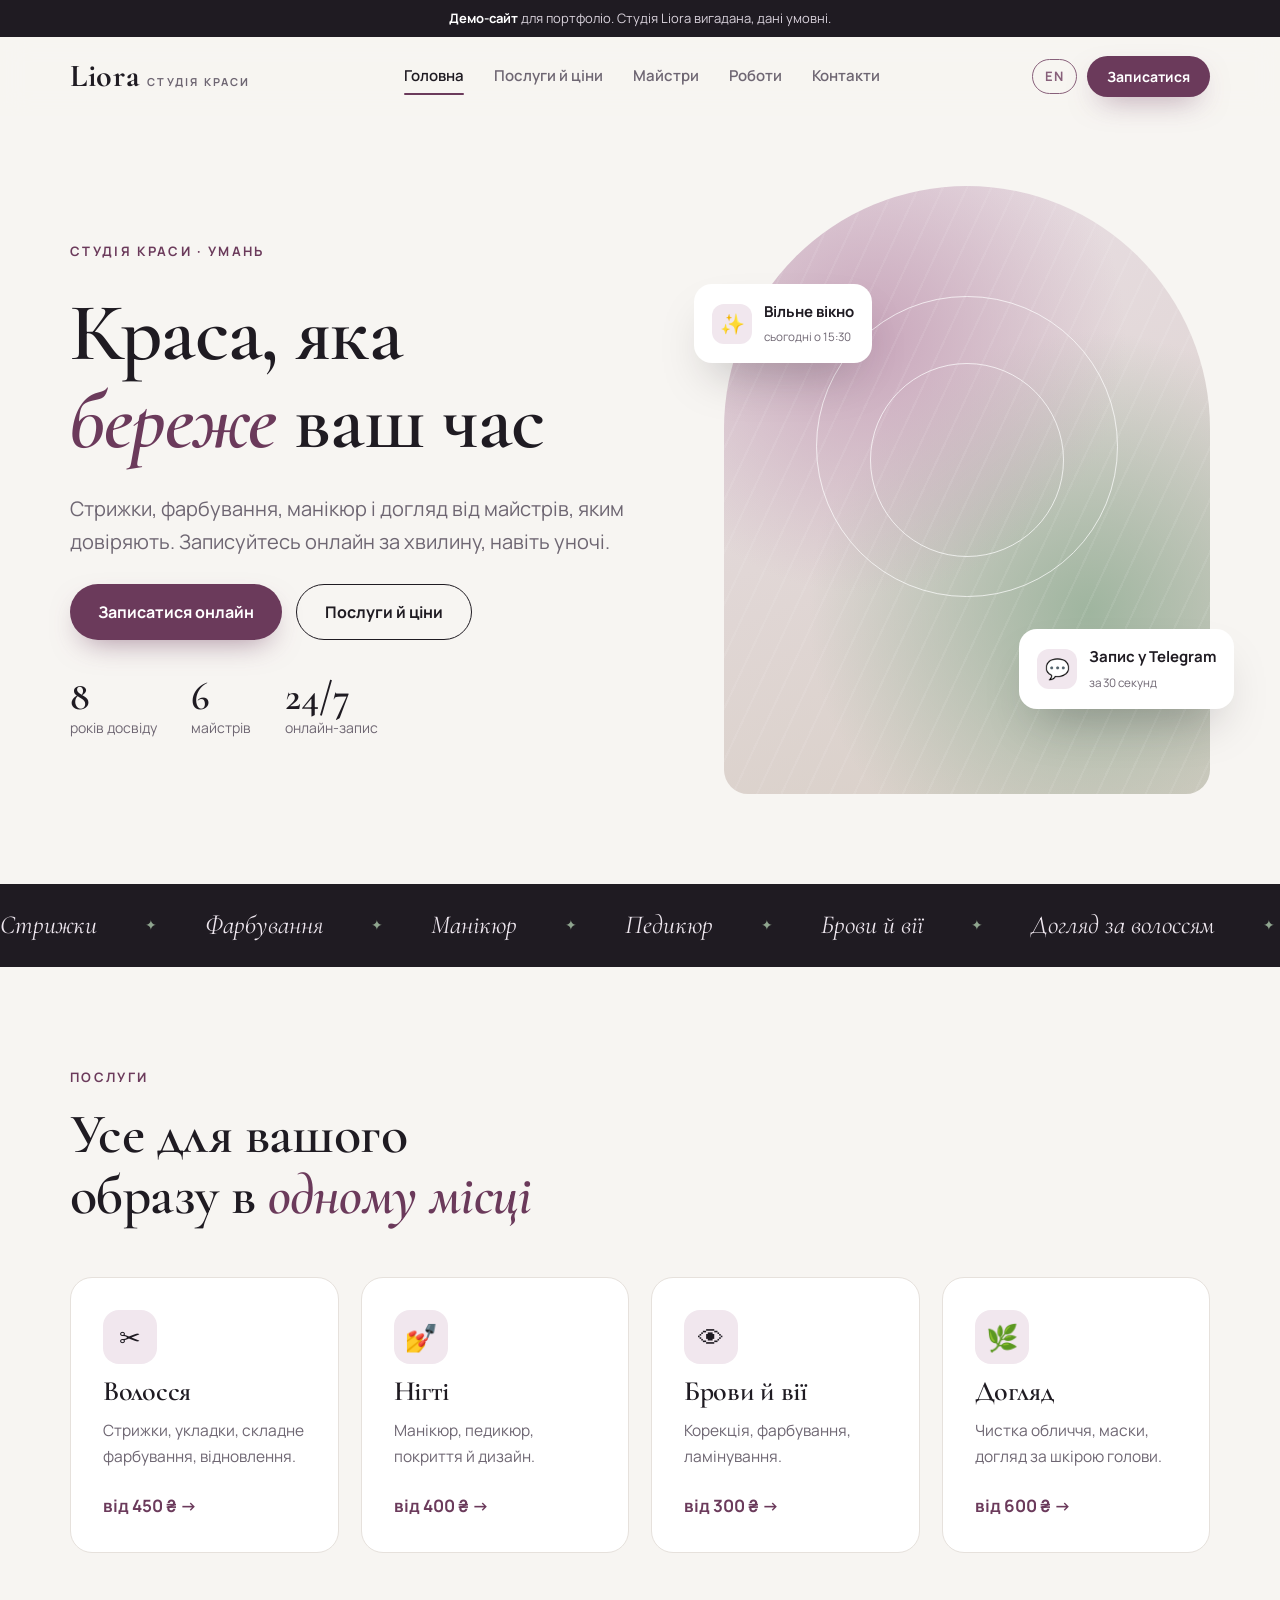
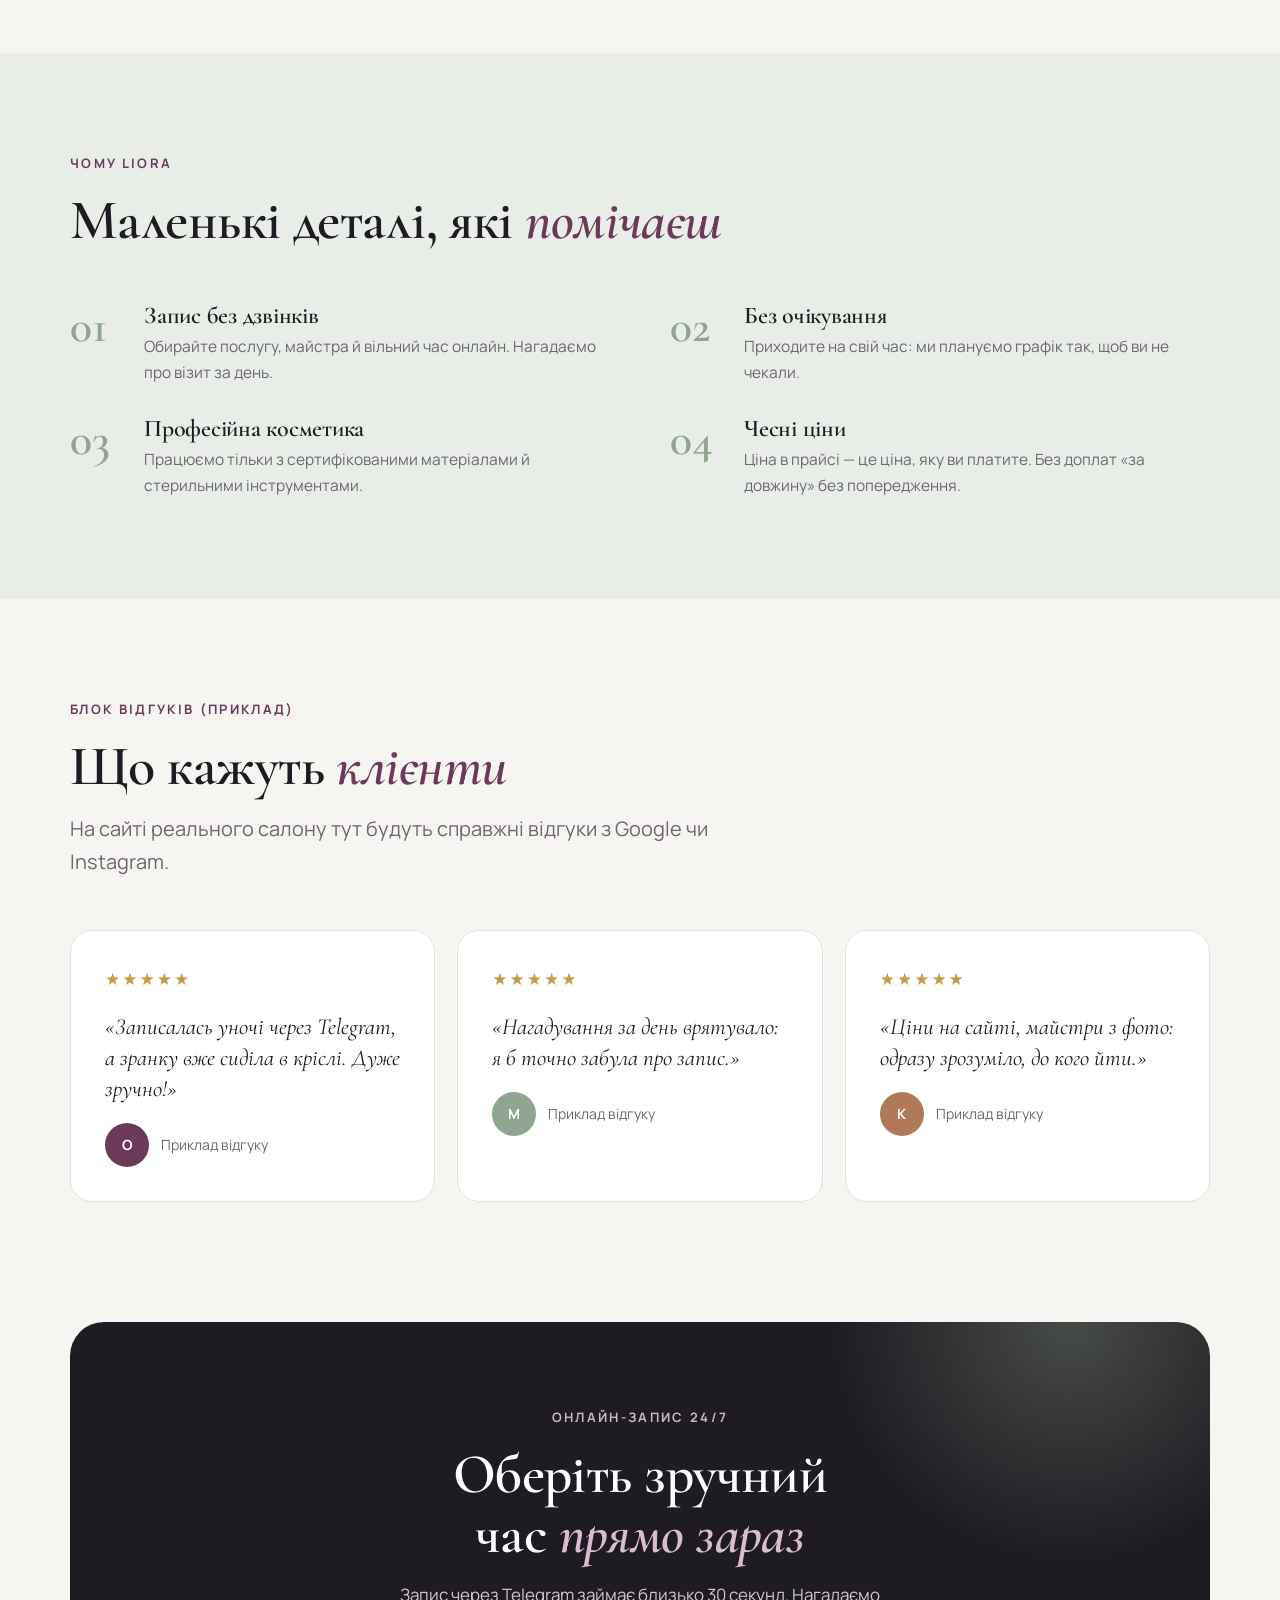
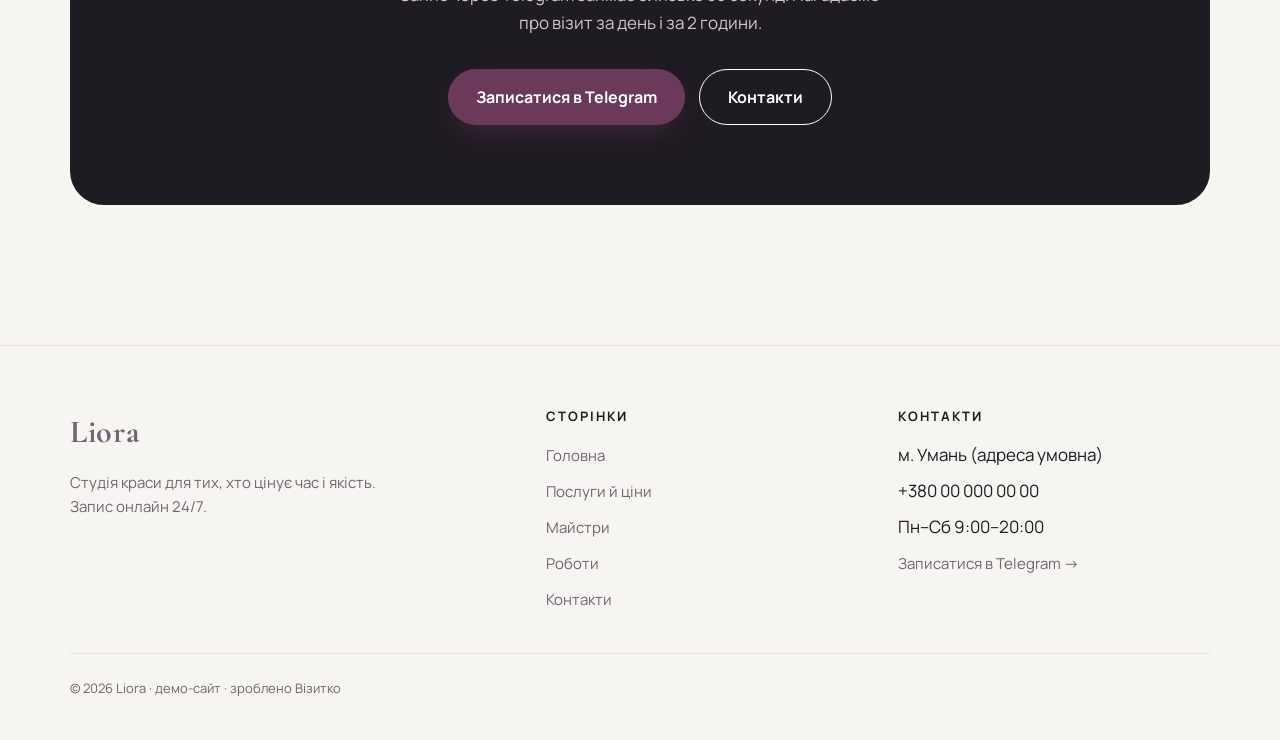
<file: index.html>
<!doctype html>
<html lang="uk">
<head>
<meta charset="utf-8">
<meta name="viewport" content="width=device-width, initial-scale=1, viewport-fit=cover">
<title>Liora — студія краси (демо)</title>
<meta name="description" content="Демо-сайт студії краси: послуги, ціни, майстри, роботи, онлайн-запис.">
<link rel="preconnect" href="https://fonts.googleapis.com"><link rel="preconnect" href="https://fonts.gstatic.com" crossorigin>
<link href="https://fonts.googleapis.com/css2?family=Cormorant+Garamond:ital,wght@0,500;0,600;0,700;1,500;1,600&family=Manrope:wght@400;500;600;700&display=swap" rel="stylesheet">
<link rel="stylesheet" href="assets/style.css">
</head>
<body>
<div id="site-header"></div>

<section class="hero">
  <div class="wrap">
    <div class="hero-copy">
      <span class="eyebrow reveal">Студія краси · Умань</span>
      <h1 class="reveal">Краса, яка <em>береже</em> ваш час</h1>
      <p class="lead reveal">Стрижки, фарбування, манікюр і догляд від майстрів, яким довіряють. Записуйтесь онлайн за хвилину, навіть уночі.</p>
      <div class="hero-cta reveal">
        <a class="btn btn-primary" href="https://t.me/vizytko_bot" target="_blank" rel="noopener">Записатися онлайн</a>
        <a class="btn btn-ghost" href="services.html">Послуги й ціни</a>
      </div>
      <div class="hero-facts reveal">
        <div><b>8</b><span>років досвіду</span></div>
        <div><b>6</b><span>майстрів</span></div>
        <div><b>24/7</b><span>онлайн-запис</span></div>
      </div>
    </div>
    <div class="hero-art reveal">
      <div class="arch"><div class="ring"></div><div class="ring r2"></div></div>
      <div class="float-card fc1"><div class="dot">✨</div><div><b>Вільне вікно</b><small>сьогодні о 15:30</small></div></div>
      <div class="float-card fc2"><div class="dot">💬</div><div><b>Запис у Telegram</b><small>за 30 секунд</small></div></div>
    </div>
  </div>
</section>

<div class="ribbon" aria-hidden="true"><div class="ribbon-track">
  <span>Стрижки</span><span>Фарбування</span><span>Манікюр</span><span>Педикюр</span><span>Брови й вії</span><span>Догляд за волоссям</span>
  <span>Стрижки</span><span>Фарбування</span><span>Манікюр</span><span>Педикюр</span><span>Брови й вії</span><span>Догляд за волоссям</span>
</div></div>

<section>
  <div class="wrap">
    <div class="head reveal"><span class="eyebrow">Послуги</span><h2>Усе для вашого образу в <em>одному місці</em></h2></div>
    <div class="grid g4">
      <a class="card reveal" href="services.html"><div class="ico">✂️</div><h3>Волосся</h3><p>Стрижки, укладки, складне фарбування, відновлення.</p><span class="from">від 450 ₴ →</span></a>
      <a class="card reveal" href="services.html"><div class="ico">💅</div><h3>Нігті</h3><p>Манікюр, педикюр, покриття й дизайн.</p><span class="from">від 400 ₴ →</span></a>
      <a class="card reveal" href="services.html"><div class="ico">👁</div><h3>Брови й вії</h3><p>Корекція, фарбування, ламінування.</p><span class="from">від 300 ₴ →</span></a>
      <a class="card reveal" href="services.html"><div class="ico">🌿</div><h3>Догляд</h3><p>Чистка обличчя, маски, догляд за шкірою голови.</p><span class="from">від 600 ₴ →</span></a>
    </div>
  </div>
</section>

<section class="why">
  <div class="wrap">
    <div class="head reveal"><span class="eyebrow">Чому Liora</span><h2>Маленькі деталі, які <em>помічаєш</em></h2></div>
    <div class="why-list">
      <div class="why-item reveal"><div class="n">01</div><div><h3>Запис без дзвінків</h3><p>Обирайте послугу, майстра й вільний час онлайн. Нагадаємо про візит за день.</p></div></div>
      <div class="why-item reveal"><div class="n">02</div><div><h3>Без очікування</h3><p>Приходите на свій час: ми плануємо графік так, щоб ви не чекали.</p></div></div>
      <div class="why-item reveal"><div class="n">03</div><div><h3>Професійна косметика</h3><p>Працюємо тільки з сертифікованими матеріалами й стерильними інструментами.</p></div></div>
      <div class="why-item reveal"><div class="n">04</div><div><h3>Чесні ціни</h3><p>Ціна в прайсі — це ціна, яку ви платите. Без доплат «за довжину» без попередження.</p></div></div>
    </div>
  </div>
</section>

<section>
  <div class="wrap">
    <div class="head reveal"><span class="eyebrow">Блок відгуків (приклад)</span><h2>Що кажуть <em>клієнти</em></h2><p class="lead">На сайті реального салону тут будуть справжні відгуки з Google чи Instagram.</p></div>
    <div class="grid g3">
      <div class="quote reveal"><div class="stars">★★★★★</div><p>«Записалась уночі через Telegram, а зранку вже сиділа в кріслі. Дуже зручно!»</p><div class="who"><div class="avatar">О</div>Приклад відгуку</div></div>
      <div class="quote reveal"><div class="stars">★★★★★</div><p>«Нагадування за день врятувало: я б точно забула про запис.»</p><div class="who"><div class="avatar" style="background:var(--sage)">М</div>Приклад відгуку</div></div>
      <div class="quote reveal"><div class="stars">★★★★★</div><p>«Ціни на сайті, майстри з фото: одразу зрозуміло, до кого йти.»</p><div class="who"><div class="avatar" style="background:#B07A5A">К</div>Приклад відгуку</div></div>
    </div>
  </div>
</section>

<section style="padding-top:20px">
  <div class="wrap">
    <div class="cta reveal">
      <span class="eyebrow" style="color:#C9B5C4">Онлайн-запис 24/7</span>
      <h2 style="margin-top:14px">Оберіть зручний час <em style="color:#D9BCD0">прямо зараз</em></h2>
      <p>Запис через Telegram займає близько 30 секунд. Нагадаємо про візит за день і за 2 години.</p>
      <div class="hero-cta"><a class="btn btn-primary" href="https://t.me/vizytko_bot" target="_blank" rel="noopener">Записатися в Telegram</a><a class="btn btn-ghost" href="contacts.html">Контакти</a></div>
    </div>
  </div>
</section>

<div id="site-footer"></div>
<script src="assets/main.js"></script>
</body>
</html>
</file>
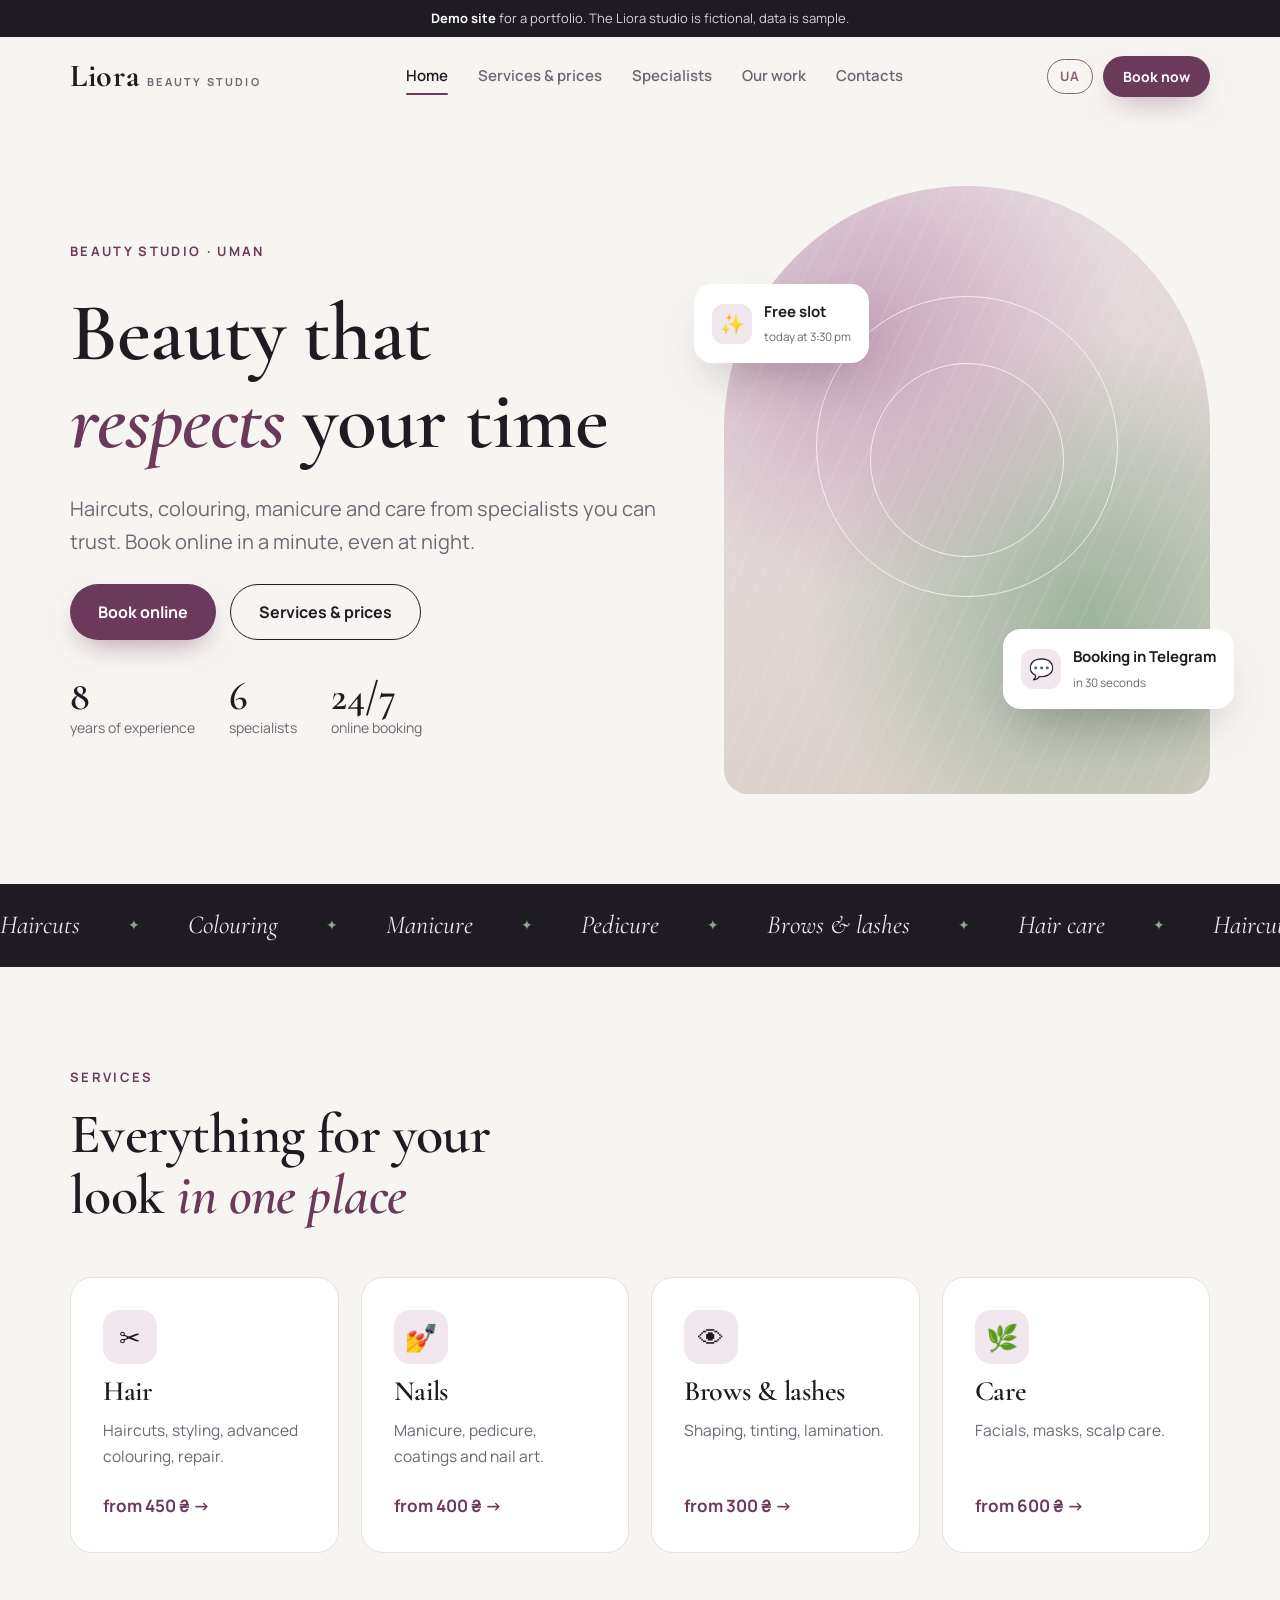
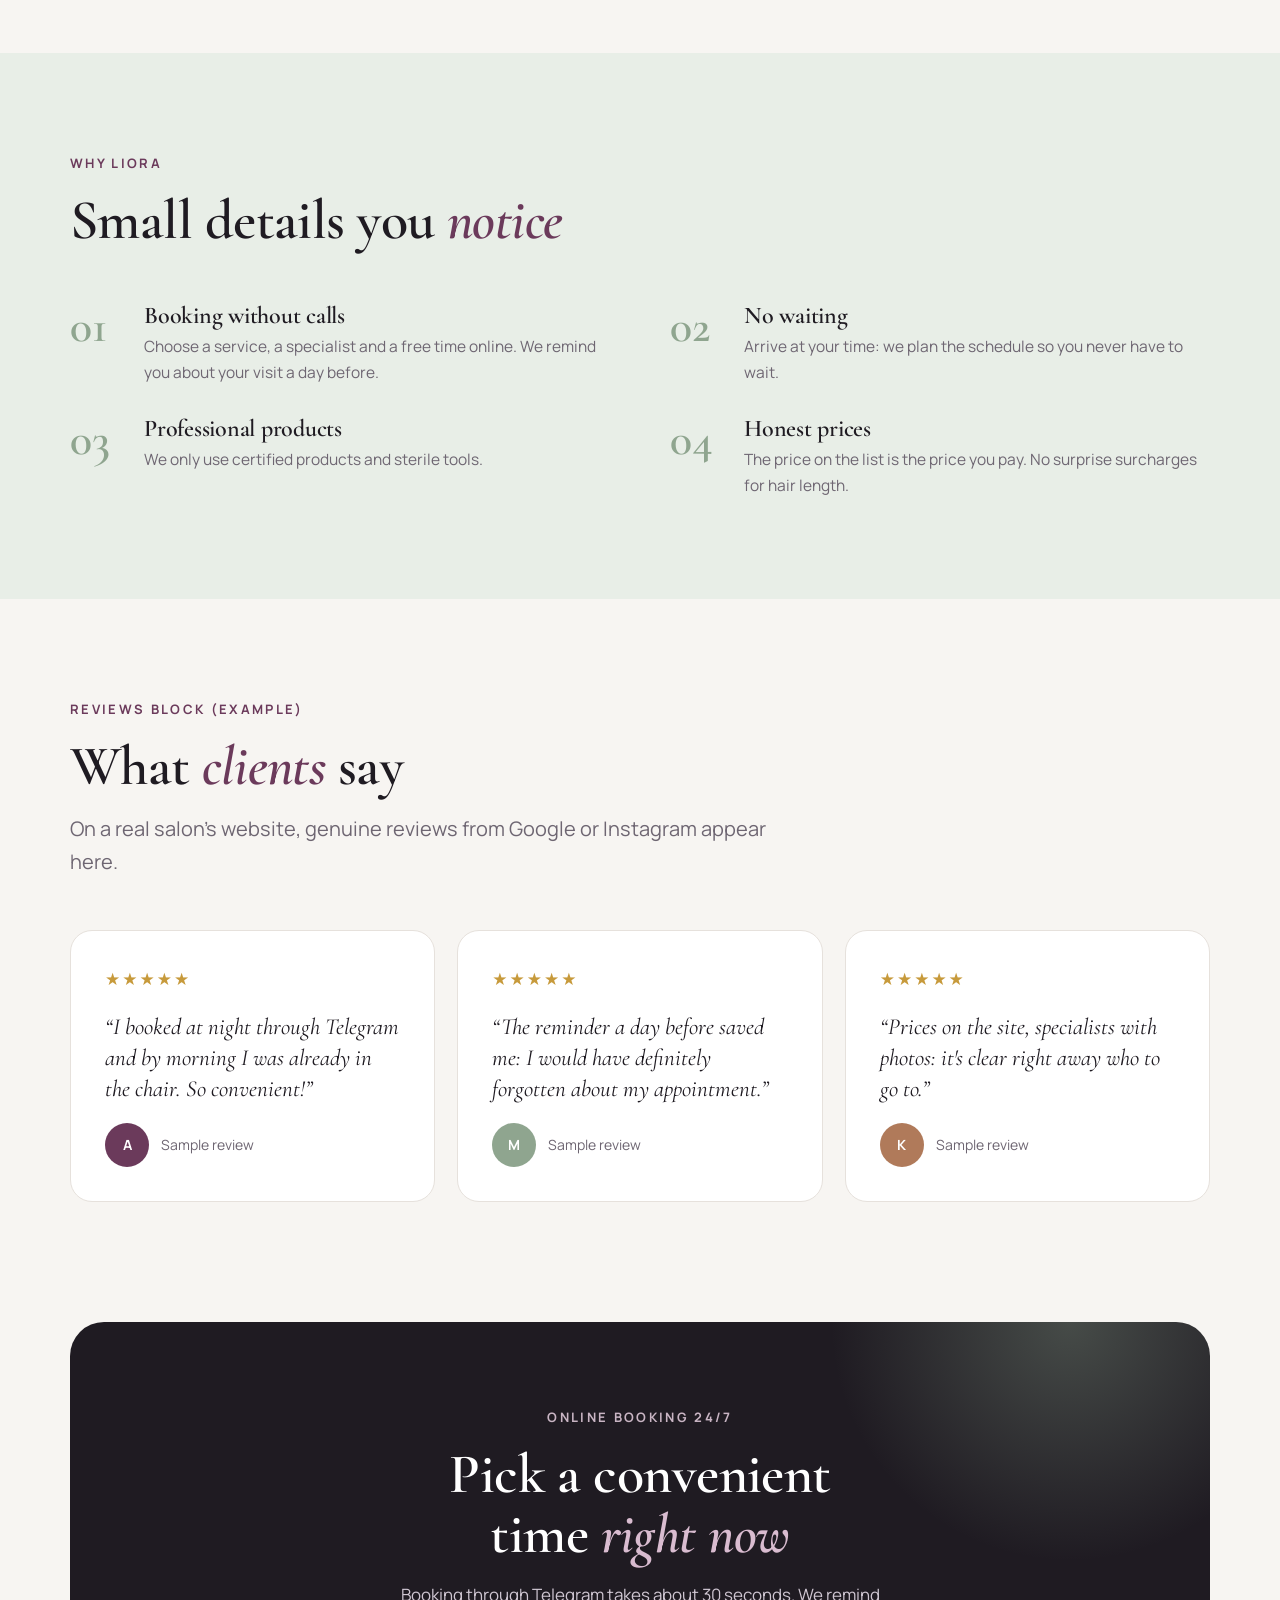
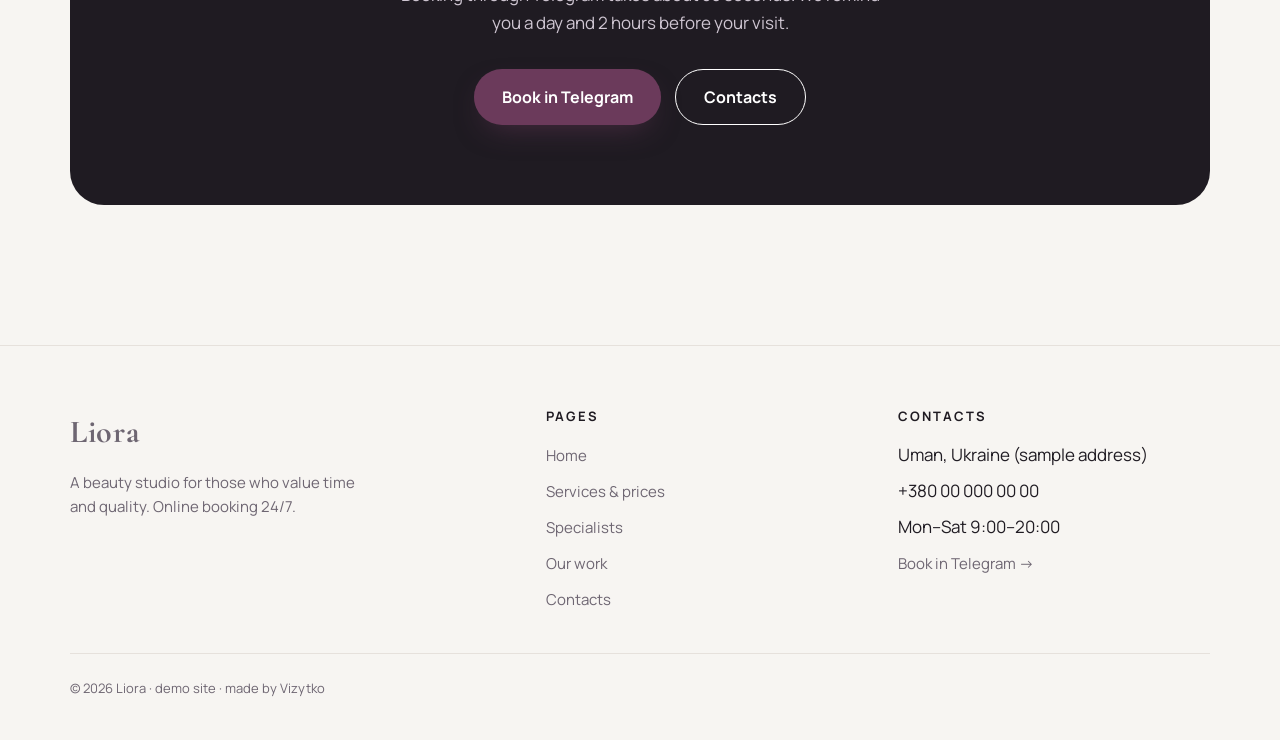
<file: en/index.html>
<!doctype html>
<html lang="en">
<head>
<meta charset="utf-8">
<meta name="viewport" content="width=device-width, initial-scale=1, viewport-fit=cover">
<title>Liora: beauty studio (demo)</title>
<meta name="description" content="Demo website of a beauty studio: services, prices, specialists, work and online booking.">
<link rel="preconnect" href="https://fonts.googleapis.com"><link rel="preconnect" href="https://fonts.gstatic.com" crossorigin>
<link href="https://fonts.googleapis.com/css2?family=Cormorant+Garamond:ital,wght@0,500;0,600;0,700;1,500;1,600&family=Manrope:wght@400;500;600;700&display=swap" rel="stylesheet">
<link rel="stylesheet" href="../assets/style.css">
</head>
<body>
<div id="site-header"></div>

<section class="hero">
  <div class="wrap">
    <div class="hero-copy">
      <span class="eyebrow reveal">Beauty studio · Uman</span>
      <h1 class="reveal">Beauty that <em>respects</em> your time</h1>
      <p class="lead reveal">Haircuts, colouring, manicure and care from specialists you can trust. Book online in a minute, even at night.</p>
      <div class="hero-cta reveal">
        <a class="btn btn-primary" href="https://t.me/vizytko_bot" target="_blank" rel="noopener">Book online</a>
        <a class="btn btn-ghost" href="services.html">Services &amp; prices</a>
      </div>
      <div class="hero-facts reveal">
        <div><b>8</b><span>years of experience</span></div>
        <div><b>6</b><span>specialists</span></div>
        <div><b>24/7</b><span>online booking</span></div>
      </div>
    </div>
    <div class="hero-art reveal">
      <div class="arch"><div class="ring"></div><div class="ring r2"></div></div>
      <div class="float-card fc1"><div class="dot">✨</div><div><b>Free slot</b><small>today at 3:30 pm</small></div></div>
      <div class="float-card fc2"><div class="dot">💬</div><div><b>Booking in Telegram</b><small>in 30 seconds</small></div></div>
    </div>
  </div>
</section>

<div class="ribbon" aria-hidden="true"><div class="ribbon-track">
  <span>Haircuts</span><span>Colouring</span><span>Manicure</span><span>Pedicure</span><span>Brows &amp; lashes</span><span>Hair care</span>
  <span>Haircuts</span><span>Colouring</span><span>Manicure</span><span>Pedicure</span><span>Brows &amp; lashes</span><span>Hair care</span>
</div></div>

<section>
  <div class="wrap">
    <div class="head reveal"><span class="eyebrow">Services</span><h2>Everything for your look <em>in one place</em></h2></div>
    <div class="grid g4">
      <a class="card reveal" href="services.html"><div class="ico">✂️</div><h3>Hair</h3><p>Haircuts, styling, advanced colouring, repair.</p><span class="from">from 450 ₴ →</span></a>
      <a class="card reveal" href="services.html"><div class="ico">💅</div><h3>Nails</h3><p>Manicure, pedicure, coatings and nail art.</p><span class="from">from 400 ₴ →</span></a>
      <a class="card reveal" href="services.html"><div class="ico">👁</div><h3>Brows &amp; lashes</h3><p>Shaping, tinting, lamination.</p><span class="from">from 300 ₴ →</span></a>
      <a class="card reveal" href="services.html"><div class="ico">🌿</div><h3>Care</h3><p>Facials, masks, scalp care.</p><span class="from">from 600 ₴ →</span></a>
    </div>
  </div>
</section>

<section class="why">
  <div class="wrap">
    <div class="head reveal"><span class="eyebrow">Why Liora</span><h2>Small details you <em>notice</em></h2></div>
    <div class="why-list">
      <div class="why-item reveal"><div class="n">01</div><div><h3>Booking without calls</h3><p>Choose a service, a specialist and a free time online. We remind you about your visit a day before.</p></div></div>
      <div class="why-item reveal"><div class="n">02</div><div><h3>No waiting</h3><p>Arrive at your time: we plan the schedule so you never have to wait.</p></div></div>
      <div class="why-item reveal"><div class="n">03</div><div><h3>Professional products</h3><p>We only use certified products and sterile tools.</p></div></div>
      <div class="why-item reveal"><div class="n">04</div><div><h3>Honest prices</h3><p>The price on the list is the price you pay. No surprise surcharges for hair length.</p></div></div>
    </div>
  </div>
</section>

<section>
  <div class="wrap">
    <div class="head reveal"><span class="eyebrow">Reviews block (example)</span><h2>What <em>clients</em> say</h2><p class="lead">On a real salon's website, genuine reviews from Google or Instagram appear here.</p></div>
    <div class="grid g3">
      <div class="quote reveal"><div class="stars">★★★★★</div><p>“I booked at night through Telegram and by morning I was already in the chair. So convenient!”</p><div class="who"><div class="avatar">A</div>Sample review</div></div>
      <div class="quote reveal"><div class="stars">★★★★★</div><p>“The reminder a day before saved me: I would have definitely forgotten about my appointment.”</p><div class="who"><div class="avatar" style="background:var(--sage)">M</div>Sample review</div></div>
      <div class="quote reveal"><div class="stars">★★★★★</div><p>“Prices on the site, specialists with photos: it's clear right away who to go to.”</p><div class="who"><div class="avatar" style="background:#B07A5A">K</div>Sample review</div></div>
    </div>
  </div>
</section>

<section style="padding-top:20px">
  <div class="wrap">
    <div class="cta reveal">
      <span class="eyebrow" style="color:#C9B5C4">Online booking 24/7</span>
      <h2 style="margin-top:14px">Pick a convenient time <em style="color:#D9BCD0">right now</em></h2>
      <p>Booking through Telegram takes about 30 seconds. We remind you a day and 2 hours before your visit.</p>
      <div class="hero-cta"><a class="btn btn-primary" href="https://t.me/vizytko_bot" target="_blank" rel="noopener">Book in Telegram</a><a class="btn btn-ghost" href="contacts.html">Contacts</a></div>
    </div>
  </div>
</section>

<div id="site-footer"></div>
<script src="../assets/main.js"></script>
</body>
</html>
</file>
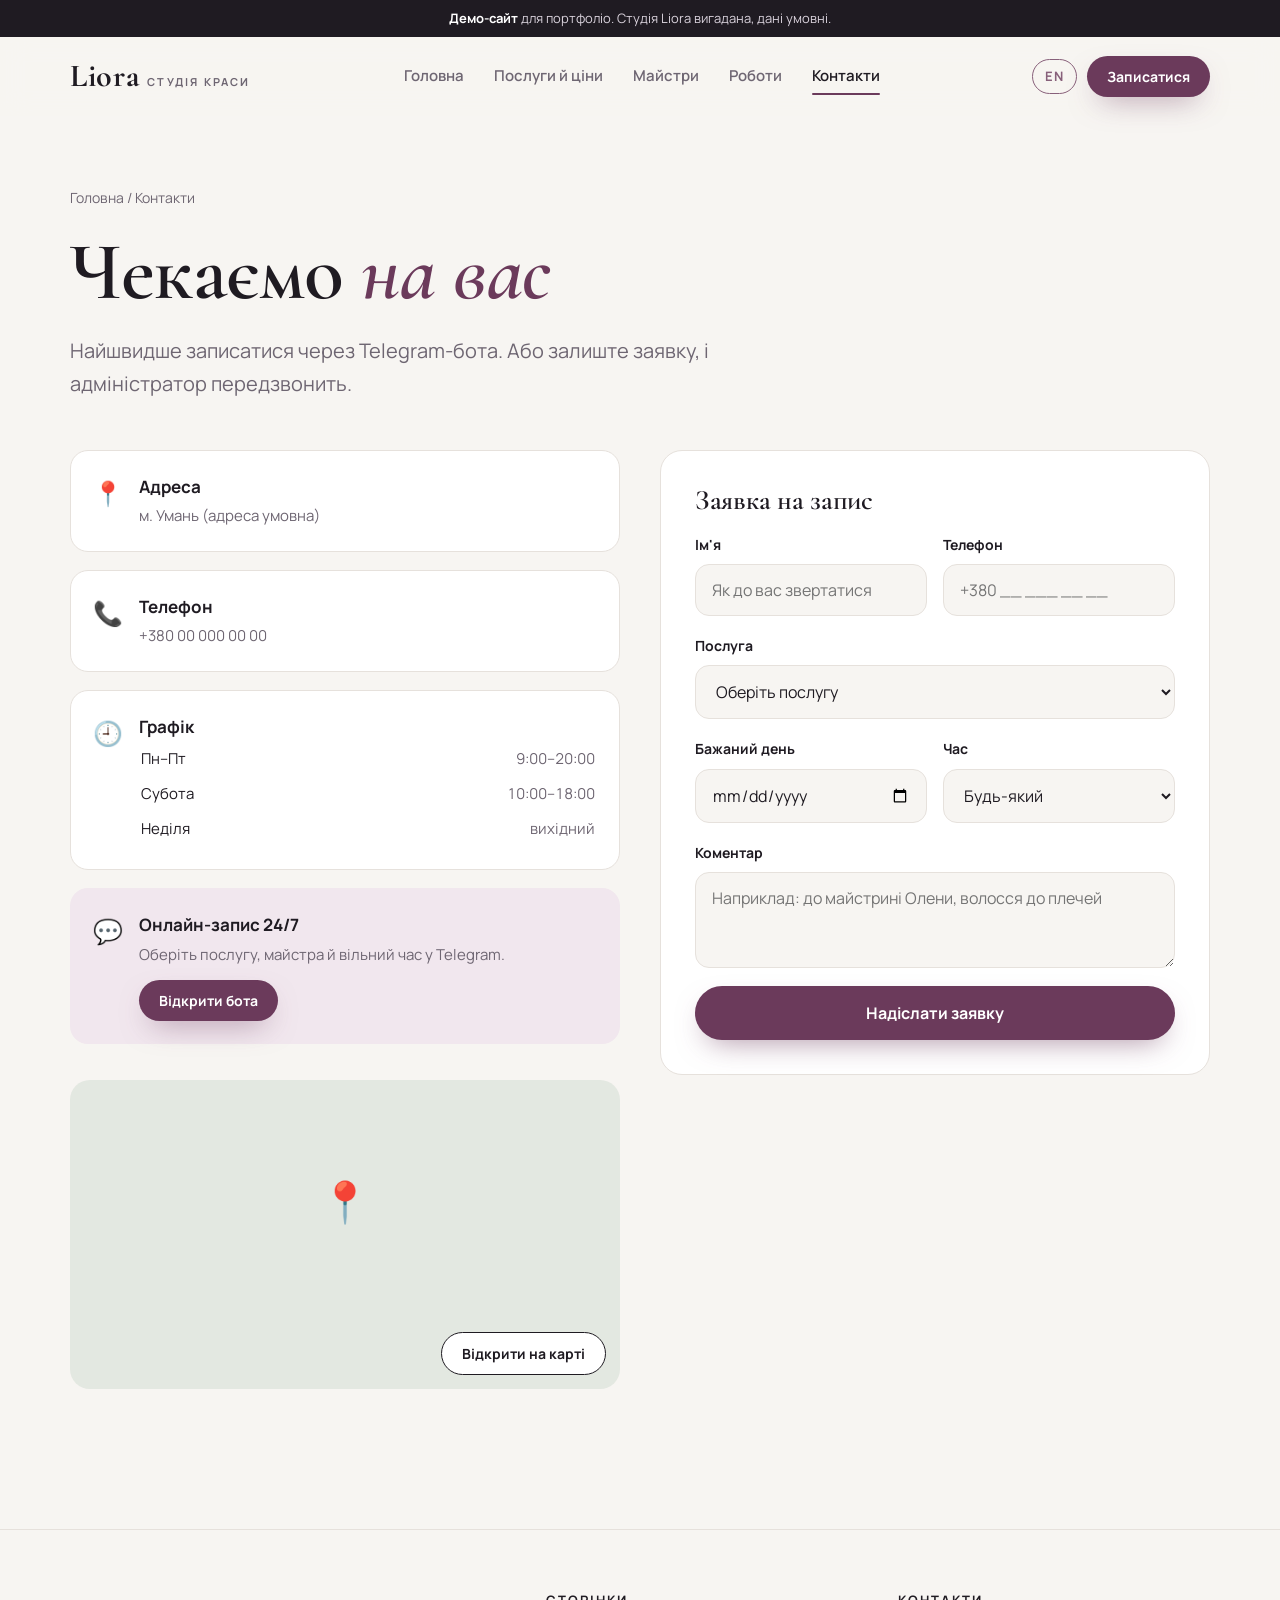
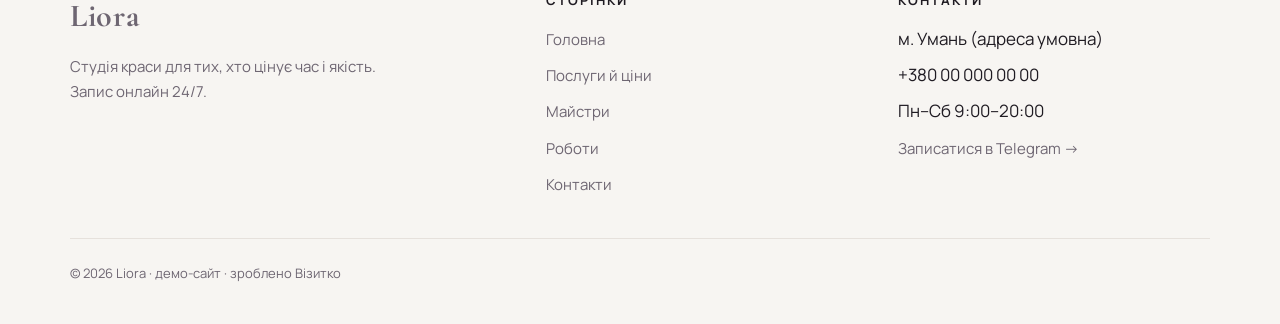
<file: contacts.html>
<!doctype html>
<html lang="uk">
<head>
<meta charset="utf-8">
<meta name="viewport" content="width=device-width, initial-scale=1, viewport-fit=cover">
<title>Контакти — Liora (демо)</title>
<meta name="description" content="Адреса, графік і онлайн-запис у студію краси Liora.">
<link rel="preconnect" href="https://fonts.googleapis.com"><link rel="preconnect" href="https://fonts.gstatic.com" crossorigin>
<link href="https://fonts.googleapis.com/css2?family=Cormorant+Garamond:ital,wght@0,500;0,600;0,700;1,500;1,600&family=Manrope:wght@400;500;600;700&display=swap" rel="stylesheet">
<link rel="stylesheet" href="assets/style.css">
</head>
<body>
<div id="site-header"></div>

<section class="page-hero">
  <div class="wrap">
    <div class="crumbs"><a href="index.html">Головна</a> / Контакти</div>
    <h1>Чекаємо <em>на вас</em></h1>
    <p class="lead">Найшвидше записатися через Telegram-бота. Або залиште заявку, і адміністратор передзвонить.</p>
  </div>
</section>

<section style="padding-top:20px">
  <div class="wrap contact">
    <div class="info reveal">
      <div class="info-item"><div class="ico">📍</div><div><b>Адреса</b><span>м. Умань (адреса умовна)</span></div></div>
      <div class="info-item"><div class="ico">📞</div><div><b>Телефон</b><span>+380 00 000 00 00</span></div></div>
      <div class="info-item"><div class="ico">🕘</div><div style="flex:1"><b>Графік</b>
        <table class="hours"><tr><td>Пн–Пт</td><td>9:00–20:00</td></tr><tr><td>Субота</td><td>10:00–18:00</td></tr><tr><td>Неділя</td><td>вихідний</td></tr></table></div></div>
      <div class="info-item" style="background:var(--plum-soft);border-color:transparent"><div class="ico">💬</div><div><b>Онлайн-запис 24/7</b><span>Оберіть послугу, майстра й вільний час у Telegram.</span><br><a class="btn btn-primary btn-sm" style="margin-top:12px" href="https://t.me/vizytko_bot" target="_blank" rel="noopener">Відкрити бота</a></div></div>
      <div class="map"><div class="pin">📍</div><a class="btn btn-ghost btn-sm" style="background:#fff" href="https://maps.google.com/?q=Умань" target="_blank" rel="noopener">Відкрити на карті</a></div>
    </div>

    <form class="book reveal" id="book" novalidate data-endpoint="https://vizytko-form.vizytko-bots.workers.dev/">
      <input class="hp" type="text" name="website" tabindex="-1" autocomplete="off" aria-hidden="true">
      <h3>Заявка на запис</h3>
      <div class="two">
        <div class="field"><label for="f-name">Ім'я</label><input id="f-name" name="name" required minlength="2" placeholder="Як до вас звертатися"></div>
        <div class="field"><label for="f-phone">Телефон</label><input id="f-phone" name="phone" type="tel" required pattern="[+0-9 ()-]{10,}" placeholder="+380 __ ___ __ __"></div>
      </div>
      <div class="field"><label for="f-service">Послуга</label>
        <select id="f-service" name="service" required>
          <option value="">Оберіть послугу</option><option>Стрижка</option><option>Фарбування</option><option>Манікюр</option><option>Педикюр</option><option>Брови й вії</option><option>Догляд</option><option>Інше / консультація</option>
        </select></div>
      <div class="two">
        <div class="field"><label for="f-day">Бажаний день</label><input id="f-day" name="day" type="date"></div>
        <div class="field"><label for="f-time">Час</label>
          <select id="f-time" name="time"><option>Будь-який</option><option>Ранок (9–12)</option><option>День (12–16)</option><option>Вечір (16–20)</option></select></div>
      </div>
      <div class="field"><label for="f-msg">Коментар</label><textarea id="f-msg" name="msg" placeholder="Наприклад: до майстрині Олени, волосся до плечей"></textarea></div>
      <button class="btn btn-primary" type="submit">Надіслати заявку</button>
      <div class="form-ok" id="form-ok" role="status">✅ Дякуємо! Це демо-сайт, тому заявка нікуди не надіслана. На сайті реального салону вона миттєво прийде адміністратору в Telegram і в Google Таблицю.</div>
    </form>
  </div>
</section>

<div id="site-footer"></div>
<script src="assets/main.js"></script>
</body>
</html>
</file>
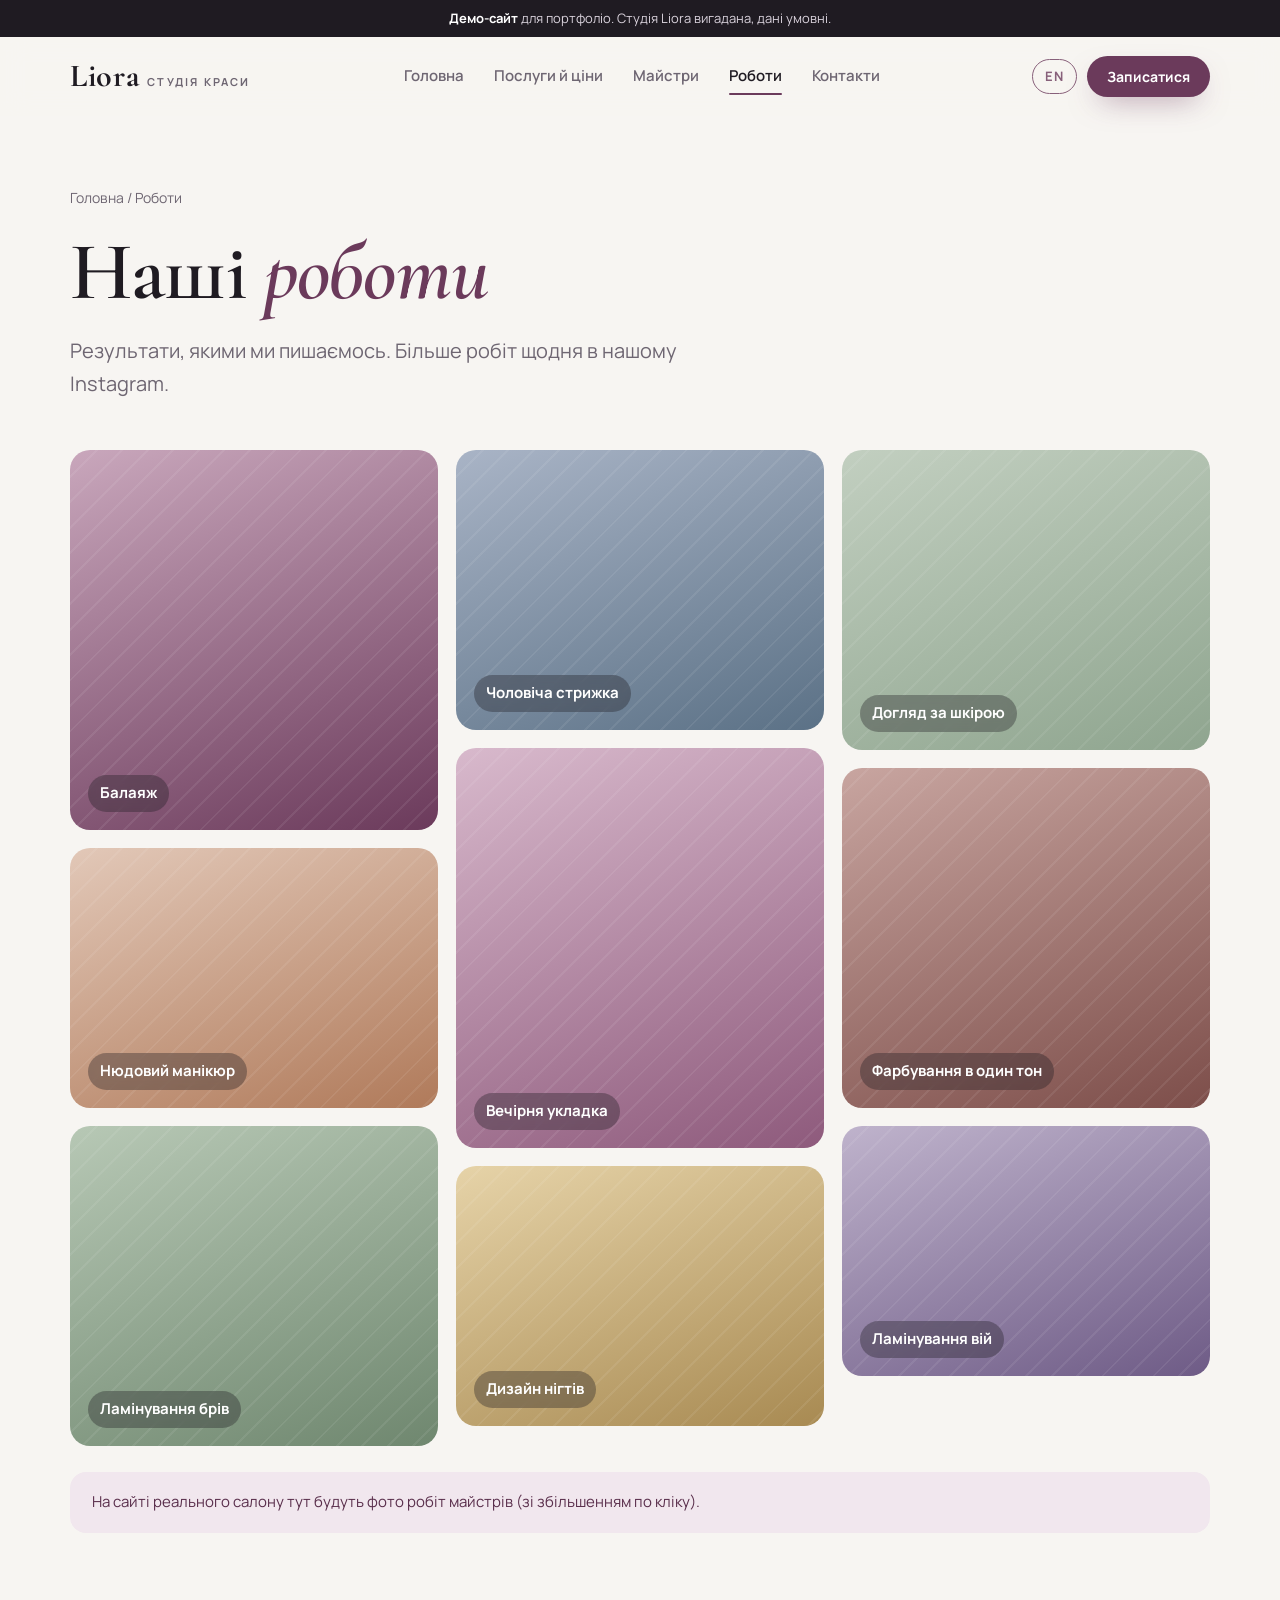
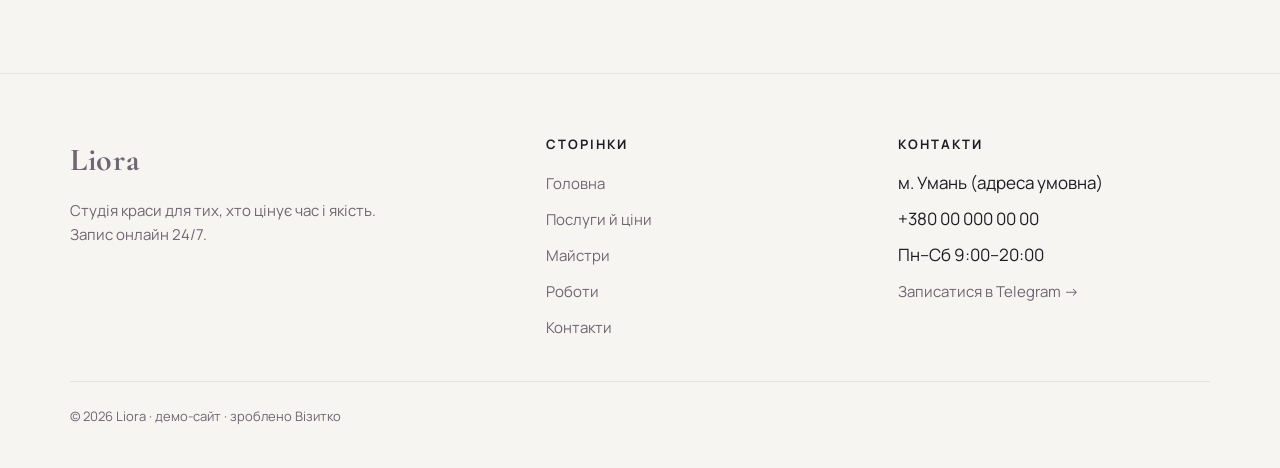
<file: gallery.html>
<!doctype html>
<html lang="uk">
<head>
<meta charset="utf-8">
<meta name="viewport" content="width=device-width, initial-scale=1, viewport-fit=cover">
<title>Роботи — Liora (демо)</title>
<meta name="description" content="Галерея робіт студії краси Liora.">
<link rel="preconnect" href="https://fonts.googleapis.com"><link rel="preconnect" href="https://fonts.gstatic.com" crossorigin>
<link href="https://fonts.googleapis.com/css2?family=Cormorant+Garamond:ital,wght@0,500;0,600;0,700;1,500;1,600&family=Manrope:wght@400;500;600;700&display=swap" rel="stylesheet">
<link rel="stylesheet" href="assets/style.css">
</head>
<body>
<div id="site-header"></div>

<section class="page-hero">
  <div class="wrap">
    <div class="crumbs"><a href="index.html">Головна</a> / Роботи</div>
    <h1>Наші <em>роботи</em></h1>
    <p class="lead">Результати, якими ми пишаємось. Більше робіт щодня в нашому Instagram.</p>
  </div>
</section>

<section style="padding-top:20px">
  <div class="wrap">
    <div class="gallery">
      <div class="shot reveal" style="height:380px;background:linear-gradient(160deg,#C9A7BC,#6B3A5B)"><span>Балаяж</span></div>
      <div class="shot reveal" style="height:260px;background:linear-gradient(160deg,#E2C8B8,#B07A5A)"><span>Нюдовий манікюр</span></div>
      <div class="shot reveal" style="height:320px;background:linear-gradient(160deg,#B7C8B5,#6F876F)"><span>Ламінування брів</span></div>
      <div class="shot reveal" style="height:280px;background:linear-gradient(160deg,#A9B4C6,#5B7186)"><span>Чоловіча стрижка</span></div>
      <div class="shot reveal" style="height:400px;background:linear-gradient(160deg,#D8B9CC,#8E5A7C)"><span>Вечірня укладка</span></div>
      <div class="shot reveal" style="height:260px;background:linear-gradient(160deg,#E6D3A8,#A88A52)"><span>Дизайн нігтів</span></div>
      <div class="shot reveal" style="height:300px;background:linear-gradient(160deg,#C2CFC0,#8FA58F)"><span>Догляд за шкірою</span></div>
      <div class="shot reveal" style="height:340px;background:linear-gradient(160deg,#C8A5A0,#7D4E4A)"><span>Фарбування в один тон</span></div>
      <div class="shot reveal" style="height:250px;background:linear-gradient(160deg,#BFB3CC,#6E5B86)"><span>Ламінування вій</span></div>
    </div>
    <p class="note">На сайті реального салону тут будуть фото робіт майстрів (зі збільшенням по кліку).</p>
  </div>
</section>

<div id="site-footer"></div>
<script src="assets/main.js"></script>
</body>
</html>
</file>
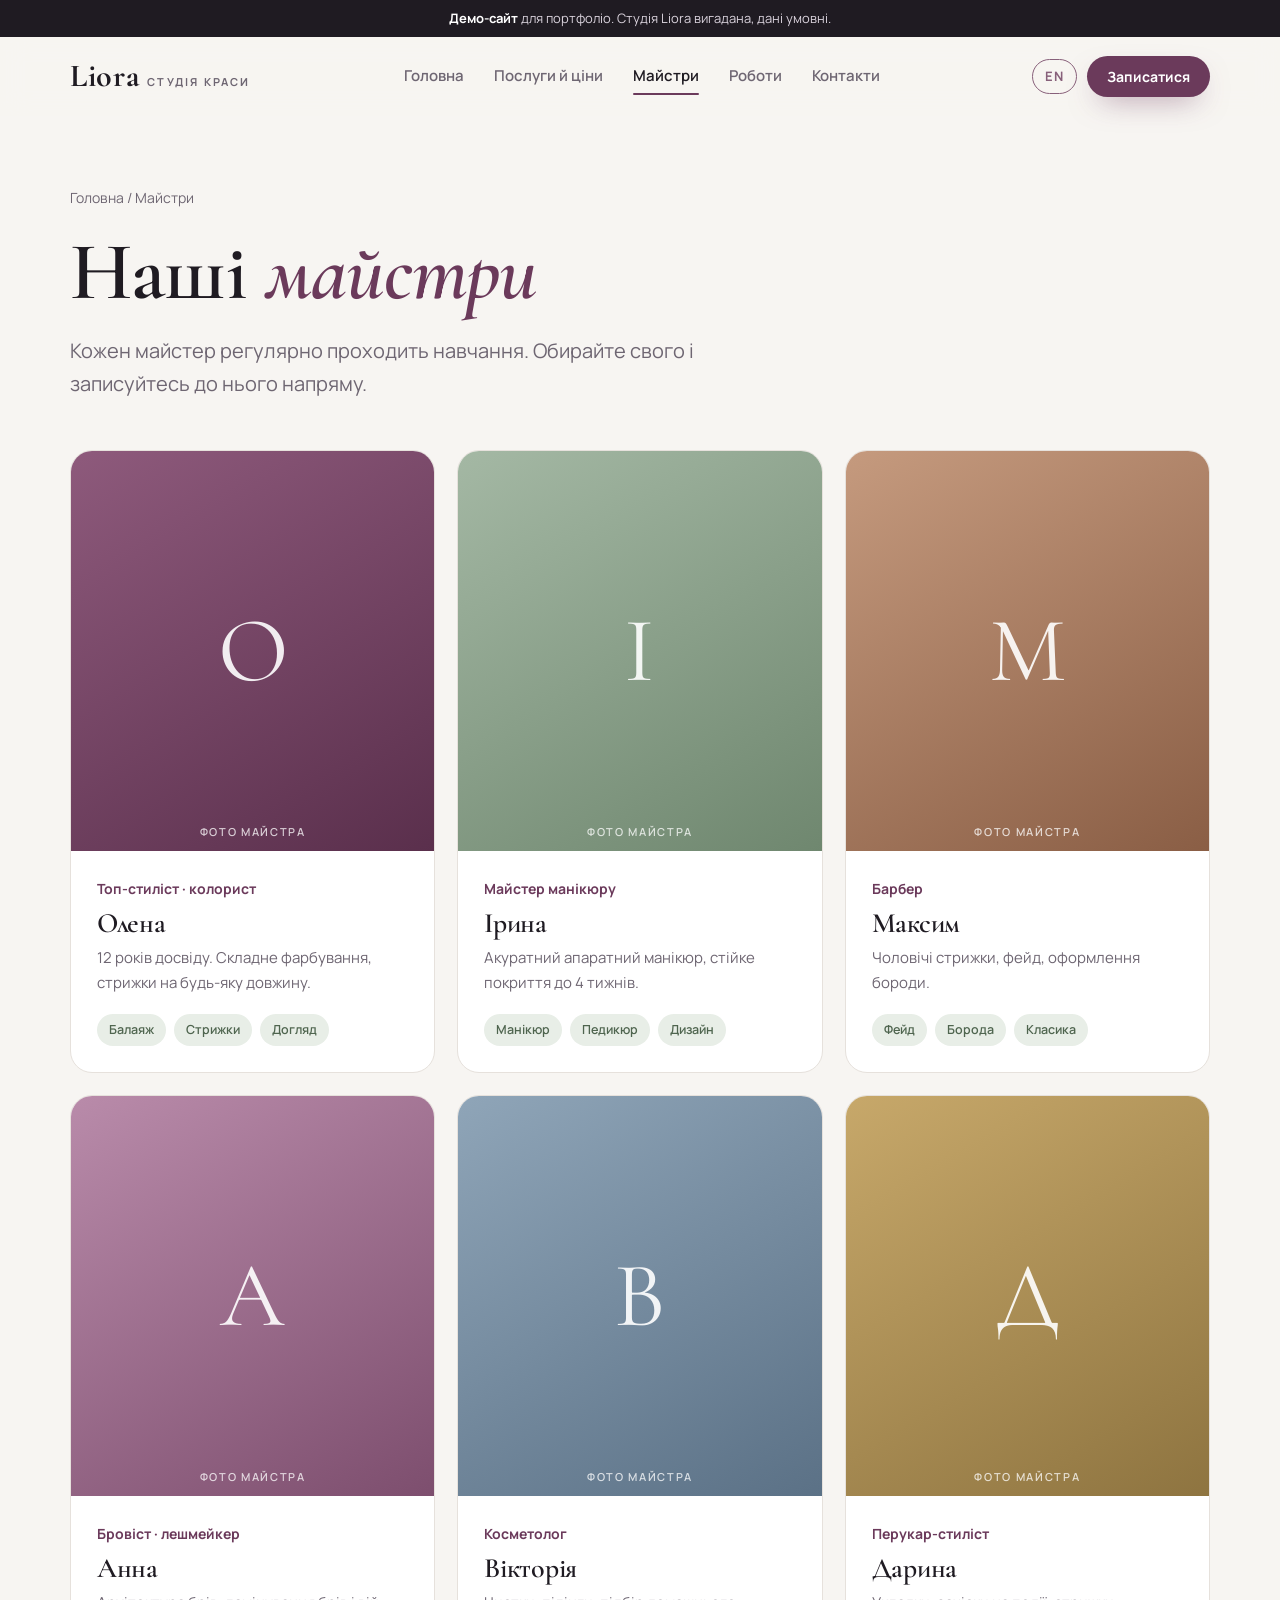
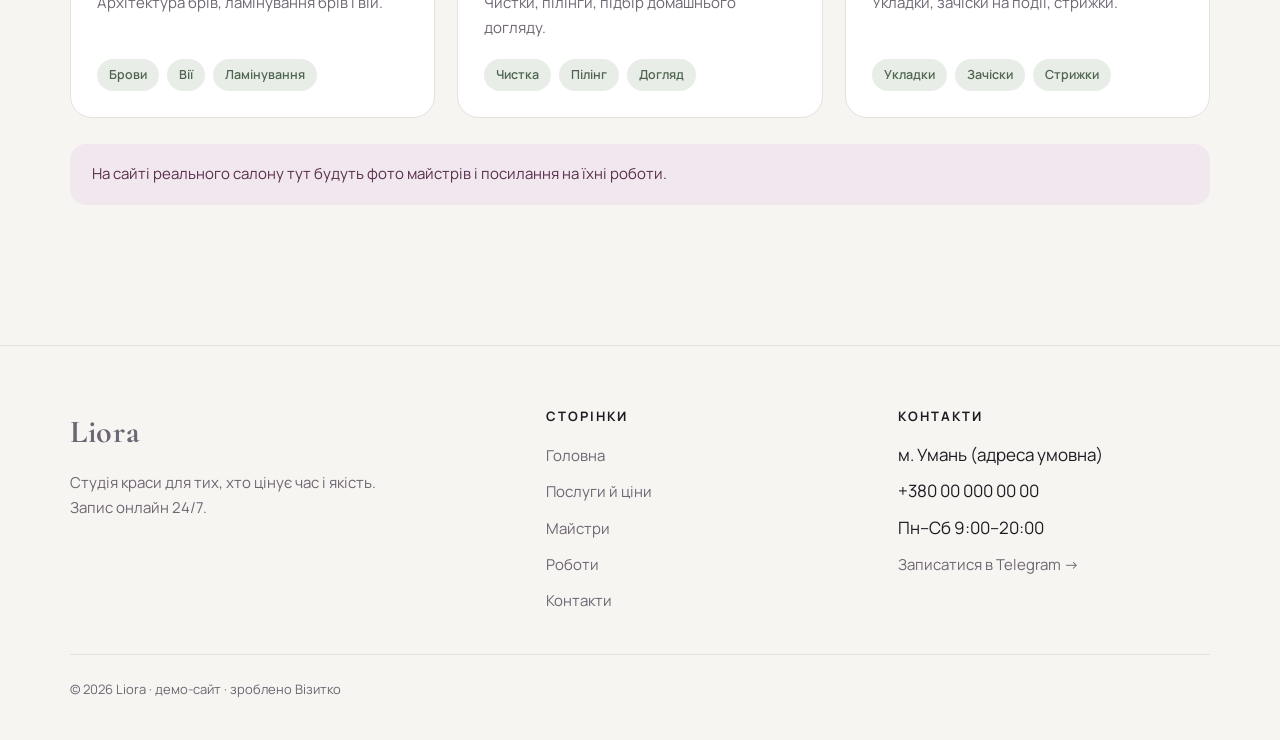
<file: masters.html>
<!doctype html>
<html lang="uk">
<head>
<meta charset="utf-8">
<meta name="viewport" content="width=device-width, initial-scale=1, viewport-fit=cover">
<title>Майстри — Liora (демо)</title>
<meta name="description" content="Команда студії краси Liora.">
<link rel="preconnect" href="https://fonts.googleapis.com"><link rel="preconnect" href="https://fonts.gstatic.com" crossorigin>
<link href="https://fonts.googleapis.com/css2?family=Cormorant+Garamond:ital,wght@0,500;0,600;0,700;1,500;1,600&family=Manrope:wght@400;500;600;700&display=swap" rel="stylesheet">
<link rel="stylesheet" href="assets/style.css">
</head>
<body>
<div id="site-header"></div>

<section class="page-hero">
  <div class="wrap">
    <div class="crumbs"><a href="index.html">Головна</a> / Майстри</div>
    <h1>Наші <em>майстри</em></h1>
    <p class="lead">Кожен майстер регулярно проходить навчання. Обирайте свого і записуйтесь до нього напряму.</p>
  </div>
</section>

<section style="padding-top:20px">
  <div class="wrap">
    <div class="grid g3">
      <div class="master reveal"><div class="pic" style="background:linear-gradient(150deg,#8E5A7C,#5A2F4C)">О</div><div class="body"><span class="role">Топ-стиліст · колорист</span><h3>Олена</h3><p>12 років досвіду. Складне фарбування, стрижки на будь-яку довжину.</p><div class="chips"><span>Балаяж</span><span>Стрижки</span><span>Догляд</span></div></div></div>
      <div class="master reveal"><div class="pic" style="background:linear-gradient(150deg,#A4B8A4,#6F876F)">І</div><div class="body"><span class="role">Майстер манікюру</span><h3>Ірина</h3><p>Акуратний апаратний манікюр, стійке покриття до 4 тижнів.</p><div class="chips"><span>Манікюр</span><span>Педикюр</span><span>Дизайн</span></div></div></div>
      <div class="master reveal"><div class="pic" style="background:linear-gradient(150deg,#C59A7E,#8A5E45)">М</div><div class="body"><span class="role">Барбер</span><h3>Максим</h3><p>Чоловічі стрижки, фейд, оформлення бороди.</p><div class="chips"><span>Фейд</span><span>Борода</span><span>Класика</span></div></div></div>
      <div class="master reveal"><div class="pic" style="background:linear-gradient(150deg,#B98BAA,#7D4E6E)">А</div><div class="body"><span class="role">Бровіст · лешмейкер</span><h3>Анна</h3><p>Архітектура брів, ламінування брів і вій.</p><div class="chips"><span>Брови</span><span>Вії</span><span>Ламінування</span></div></div></div>
      <div class="master reveal"><div class="pic" style="background:linear-gradient(150deg,#8FA5B8,#5B7186)">В</div><div class="body"><span class="role">Косметолог</span><h3>Вікторія</h3><p>Чистки, пілінги, підбір домашнього догляду.</p><div class="chips"><span>Чистка</span><span>Пілінг</span><span>Догляд</span></div></div></div>
      <div class="master reveal"><div class="pic" style="background:linear-gradient(150deg,#C7A86A,#8E7440)">Д</div><div class="body"><span class="role">Перукар-стиліст</span><h3>Дарина</h3><p>Укладки, зачіски на події, стрижки.</p><div class="chips"><span>Укладки</span><span>Зачіски</span><span>Стрижки</span></div></div></div>
    </div>
    <p class="note">На сайті реального салону тут будуть фото майстрів і посилання на їхні роботи.</p>
  </div>
</section>

<div id="site-footer"></div>
<script src="assets/main.js"></script>
</body>
</html>
</file>
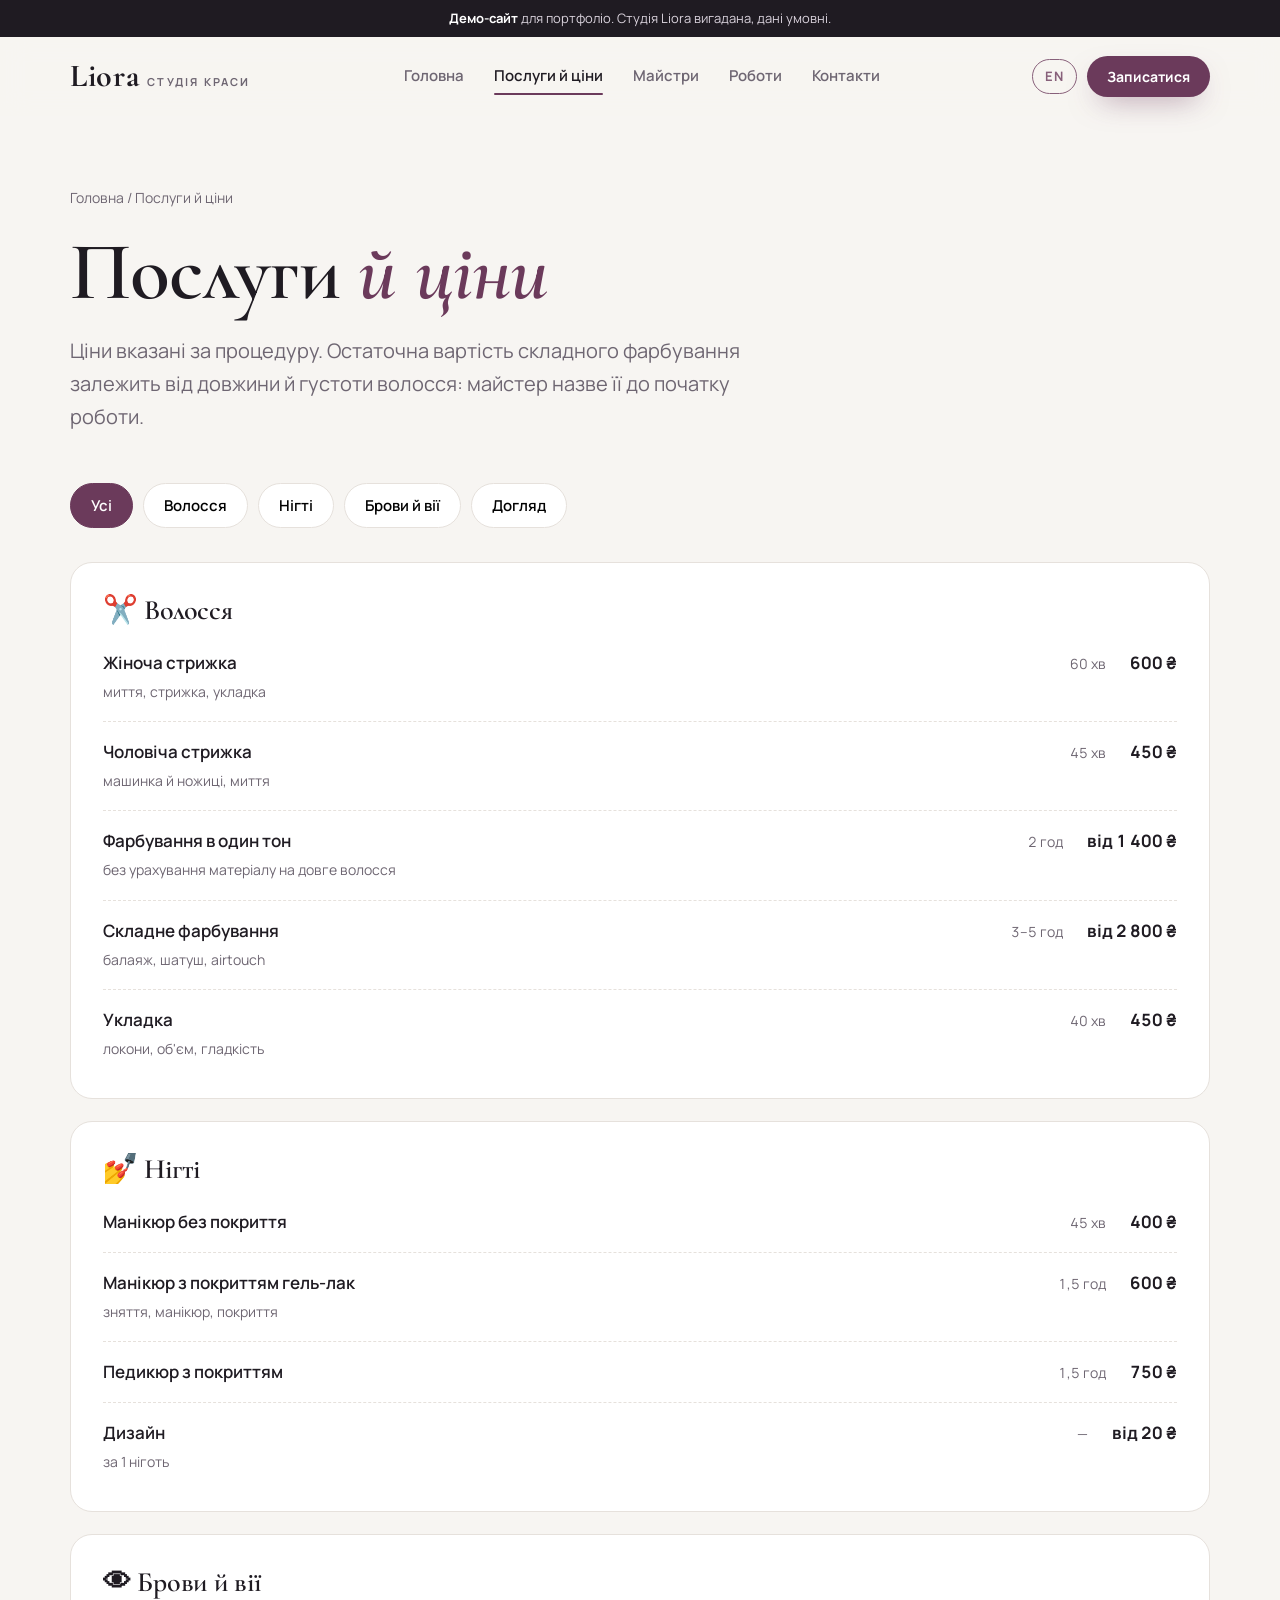
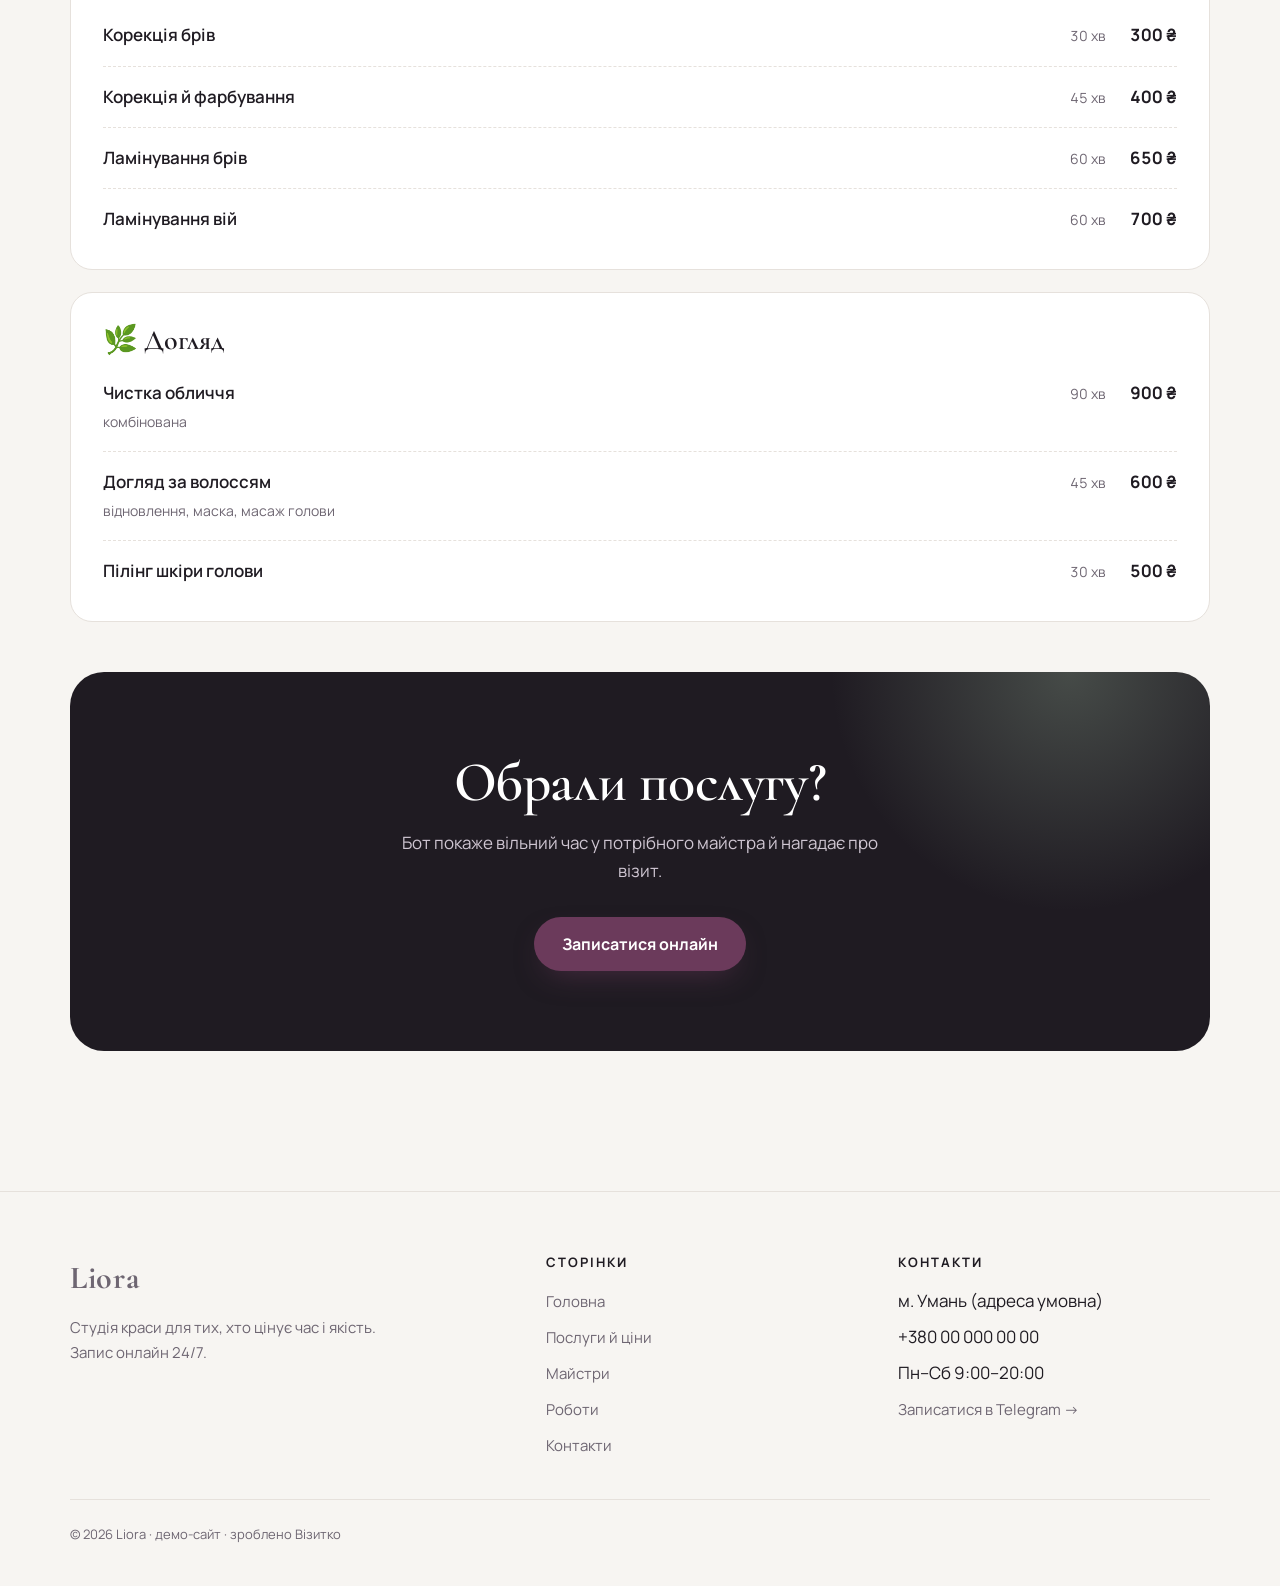
<file: services.html>
<!doctype html>
<html lang="uk">
<head>
<meta charset="utf-8">
<meta name="viewport" content="width=device-width, initial-scale=1, viewport-fit=cover">
<title>Послуги й ціни — Liora (демо)</title>
<meta name="description" content="Прайс студії краси Liora: волосся, нігті, брови й вії, догляд.">
<link rel="preconnect" href="https://fonts.googleapis.com"><link rel="preconnect" href="https://fonts.gstatic.com" crossorigin>
<link href="https://fonts.googleapis.com/css2?family=Cormorant+Garamond:ital,wght@0,500;0,600;0,700;1,500;1,600&family=Manrope:wght@400;500;600;700&display=swap" rel="stylesheet">
<link rel="stylesheet" href="assets/style.css">
</head>
<body>
<div id="site-header"></div>

<section class="page-hero">
  <div class="wrap">
    <div class="crumbs"><a href="index.html">Головна</a> / Послуги й ціни</div>
    <h1>Послуги <em>й ціни</em></h1>
    <p class="lead">Ціни вказані за процедуру. Остаточна вартість складного фарбування залежить від довжини й густоти волосся: майстер назве її до початку роботи.</p>
  </div>
</section>

<section style="padding-top:20px">
  <div class="wrap">
    <div class="tabs" role="group" aria-label="Категорії послуг">
      <button class="tab on" data-tab="all">Усі</button>
      <button class="tab" data-tab="hair">Волосся</button>
      <button class="tab" data-tab="nails">Нігті</button>
      <button class="tab" data-tab="brows">Брови й вії</button>
      <button class="tab" data-tab="care">Догляд</button>
    </div>

    <div class="price-group" data-cat="hair">
      <h3>✂️ Волосся</h3>
      <div class="row"><div class="t"><b>Жіноча стрижка</b><small>миття, стрижка, укладка</small></div><span class="dur">60 хв</span><span class="pr">600 ₴</span></div>
      <div class="row"><div class="t"><b>Чоловіча стрижка</b><small>машинка й ножиці, миття</small></div><span class="dur">45 хв</span><span class="pr">450 ₴</span></div>
      <div class="row"><div class="t"><b>Фарбування в один тон</b><small>без урахування матеріалу на довге волосся</small></div><span class="dur">2 год</span><span class="pr">від 1 400 ₴</span></div>
      <div class="row"><div class="t"><b>Складне фарбування</b><small>балаяж, шатуш, airtouch</small></div><span class="dur">3–5 год</span><span class="pr">від 2 800 ₴</span></div>
      <div class="row"><div class="t"><b>Укладка</b><small>локони, об'єм, гладкість</small></div><span class="dur">40 хв</span><span class="pr">450 ₴</span></div>
    </div>

    <div class="price-group" data-cat="nails">
      <h3>💅 Нігті</h3>
      <div class="row"><div class="t"><b>Манікюр без покриття</b></div><span class="dur">45 хв</span><span class="pr">400 ₴</span></div>
      <div class="row"><div class="t"><b>Манікюр з покриттям гель-лак</b><small>зняття, манікюр, покриття</small></div><span class="dur">1,5 год</span><span class="pr">600 ₴</span></div>
      <div class="row"><div class="t"><b>Педикюр з покриттям</b></div><span class="dur">1,5 год</span><span class="pr">750 ₴</span></div>
      <div class="row"><div class="t"><b>Дизайн</b><small>за 1 ніготь</small></div><span class="dur">—</span><span class="pr">від 20 ₴</span></div>
    </div>

    <div class="price-group" data-cat="brows">
      <h3>👁 Брови й вії</h3>
      <div class="row"><div class="t"><b>Корекція брів</b></div><span class="dur">30 хв</span><span class="pr">300 ₴</span></div>
      <div class="row"><div class="t"><b>Корекція й фарбування</b></div><span class="dur">45 хв</span><span class="pr">400 ₴</span></div>
      <div class="row"><div class="t"><b>Ламінування брів</b></div><span class="dur">60 хв</span><span class="pr">650 ₴</span></div>
      <div class="row"><div class="t"><b>Ламінування вій</b></div><span class="dur">60 хв</span><span class="pr">700 ₴</span></div>
    </div>

    <div class="price-group" data-cat="care">
      <h3>🌿 Догляд</h3>
      <div class="row"><div class="t"><b>Чистка обличчя</b><small>комбінована</small></div><span class="dur">90 хв</span><span class="pr">900 ₴</span></div>
      <div class="row"><div class="t"><b>Догляд за волоссям</b><small>відновлення, маска, масаж голови</small></div><span class="dur">45 хв</span><span class="pr">600 ₴</span></div>
      <div class="row"><div class="t"><b>Пілінг шкіри голови</b></div><span class="dur">30 хв</span><span class="pr">500 ₴</span></div>
    </div>

    <div class="cta reveal" style="margin-top:50px">
      <h2>Обрали послугу?</h2>
      <p>Бот покаже вільний час у потрібного майстра й нагадає про візит.</p>
      <div class="hero-cta"><a class="btn btn-primary" href="https://t.me/vizytko_bot" target="_blank" rel="noopener">Записатися онлайн</a></div>
    </div>
  </div>
</section>

<div id="site-footer"></div>
<script src="assets/main.js"></script>
</body>
</html>
</file>
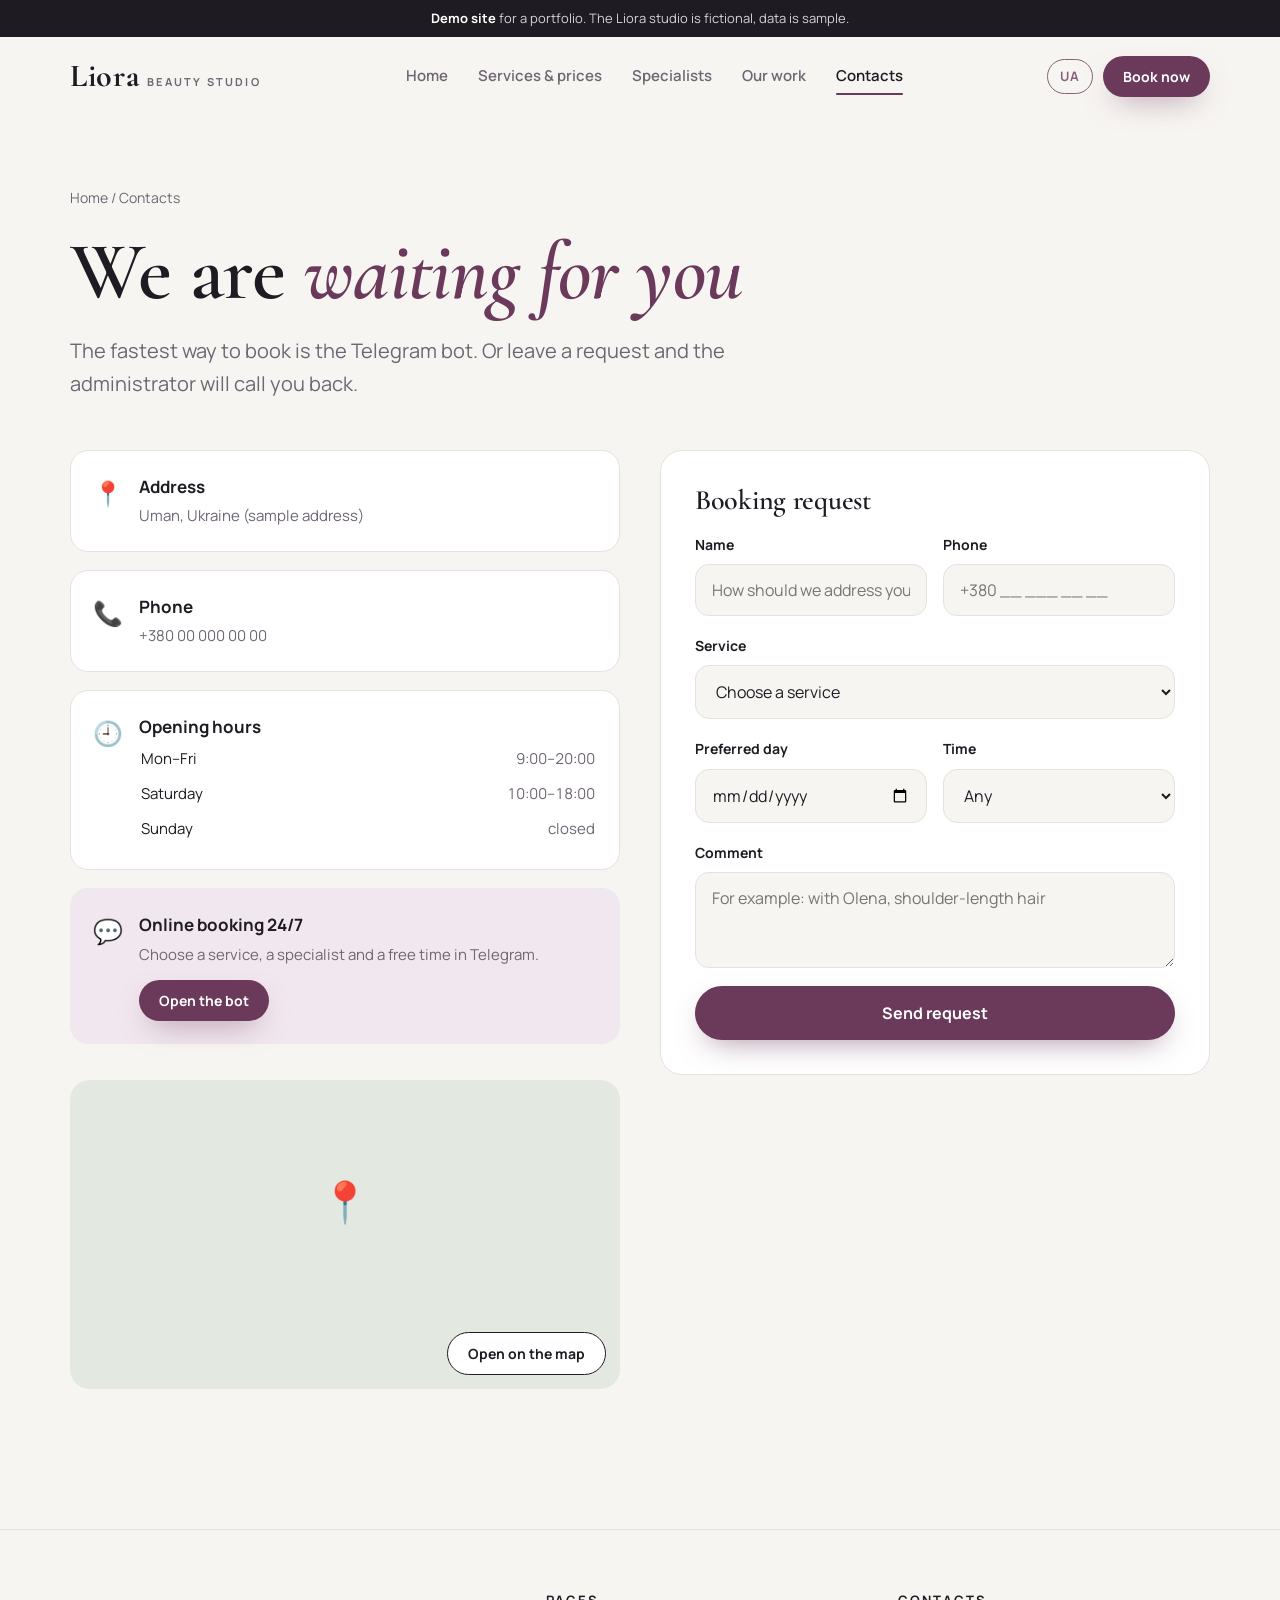
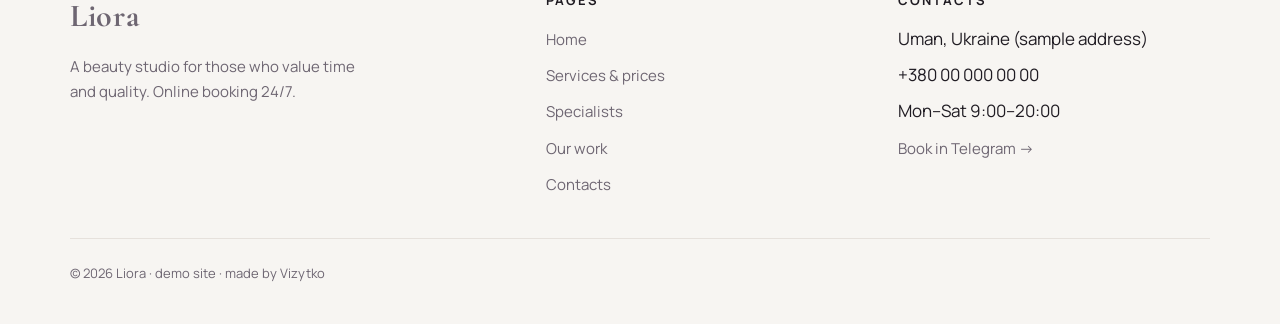
<file: en/contacts.html>
<!doctype html>
<html lang="en">
<head>
<meta charset="utf-8">
<meta name="viewport" content="width=device-width, initial-scale=1, viewport-fit=cover">
<title>Contacts — Liora (demo)</title>
<meta name="description" content="Address, opening hours and online booking for the Liora beauty studio.">
<link rel="preconnect" href="https://fonts.googleapis.com"><link rel="preconnect" href="https://fonts.gstatic.com" crossorigin>
<link href="https://fonts.googleapis.com/css2?family=Cormorant+Garamond:ital,wght@0,500;0,600;0,700;1,500;1,600&family=Manrope:wght@400;500;600;700&display=swap" rel="stylesheet">
<link rel="stylesheet" href="../assets/style.css">
</head>
<body>
<div id="site-header"></div>

<section class="page-hero">
  <div class="wrap">
    <div class="crumbs"><a href="index.html">Home</a> / Contacts</div>
    <h1>We are <em>waiting for you</em></h1>
    <p class="lead">The fastest way to book is the Telegram bot. Or leave a request and the administrator will call you back.</p>
  </div>
</section>

<section style="padding-top:20px">
  <div class="wrap contact">
    <div class="info reveal">
      <div class="info-item"><div class="ico">📍</div><div><b>Address</b><span>Uman, Ukraine (sample address)</span></div></div>
      <div class="info-item"><div class="ico">📞</div><div><b>Phone</b><span>+380 00 000 00 00</span></div></div>
      <div class="info-item"><div class="ico">🕘</div><div style="flex:1"><b>Opening hours</b>
        <table class="hours"><tr><td>Mon–Fri</td><td>9:00–20:00</td></tr><tr><td>Saturday</td><td>10:00–18:00</td></tr><tr><td>Sunday</td><td>closed</td></tr></table></div></div>
      <div class="info-item" style="background:var(--plum-soft);border-color:transparent"><div class="ico">💬</div><div><b>Online booking 24/7</b><span>Choose a service, a specialist and a free time in Telegram.</span><br><a class="btn btn-primary btn-sm" style="margin-top:12px" href="https://t.me/vizytko_bot" target="_blank" rel="noopener">Open the bot</a></div></div>
      <div class="map"><div class="pin">📍</div><a class="btn btn-ghost btn-sm" style="background:#fff" href="https://maps.google.com/?q=Uman" target="_blank" rel="noopener">Open on the map</a></div>
    </div>

    <form class="book reveal" id="book" novalidate data-endpoint="https://vizytko-form.vizytko-bots.workers.dev/">
      <input class="hp" type="text" name="website" tabindex="-1" autocomplete="off" aria-hidden="true">
      <h3>Booking request</h3>
      <div class="two">
        <div class="field"><label for="f-name">Name</label><input id="f-name" name="name" required minlength="2" placeholder="How should we address you"></div>
        <div class="field"><label for="f-phone">Phone</label><input id="f-phone" name="phone" type="tel" required pattern="[+0-9 ()-]{10,}" placeholder="+380 __ ___ __ __"></div>
      </div>
      <div class="field"><label for="f-service">Service</label>
        <select id="f-service" name="service" required>
          <option value="">Choose a service</option><option>Haircut</option><option>Colouring</option><option>Manicure</option><option>Pedicure</option><option>Brows &amp; lashes</option><option>Care</option><option>Other / consultation</option>
        </select></div>
      <div class="two">
        <div class="field"><label for="f-day">Preferred day</label><input id="f-day" name="day" type="date"></div>
        <div class="field"><label for="f-time">Time</label>
          <select id="f-time" name="time"><option>Any</option><option>Morning (9–12)</option><option>Daytime (12–16)</option><option>Evening (16–20)</option></select></div>
      </div>
      <div class="field"><label for="f-msg">Comment</label><textarea id="f-msg" name="msg" placeholder="For example: with Olena, shoulder-length hair"></textarea></div>
      <button class="btn btn-primary" type="submit">Send request</button>
      <div class="form-ok" id="form-ok" role="status">✅ Thank you! This is a demo site, so the request was not sent anywhere. On a real salon's website it arrives instantly to the administrator in Telegram and in a Google Sheet.</div>
    </form>
  </div>
</section>

<div id="site-footer"></div>
<script src="../assets/main.js"></script>
</body>
</html>
</file>
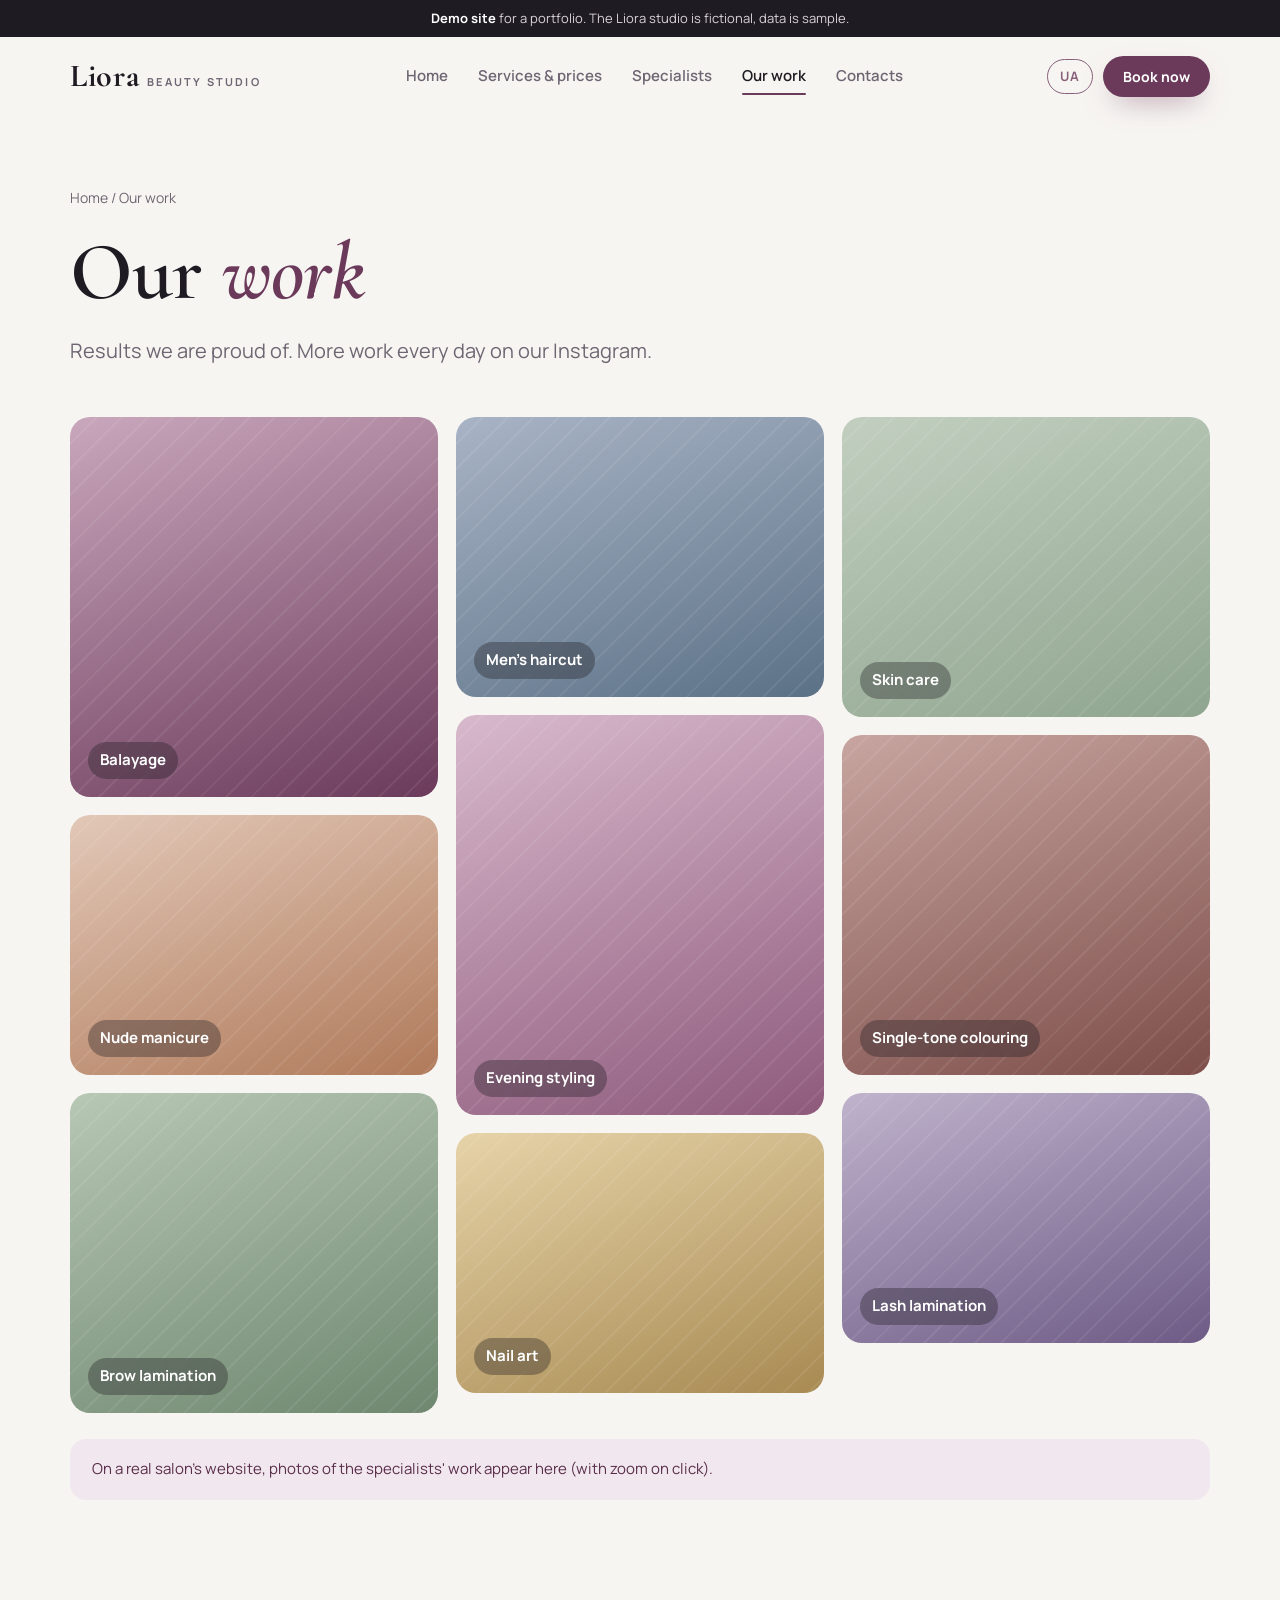
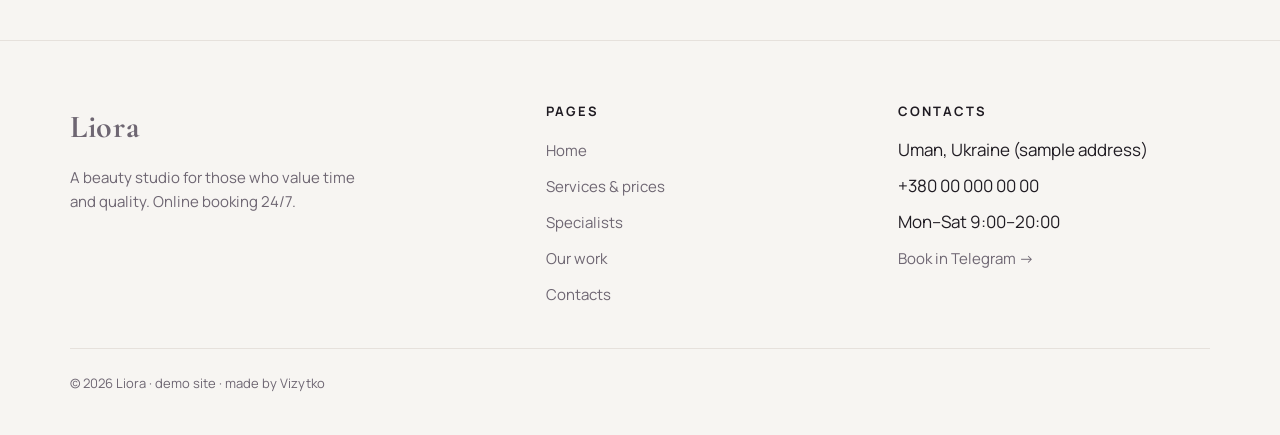
<file: en/gallery.html>
<!doctype html>
<html lang="en">
<head>
<meta charset="utf-8">
<meta name="viewport" content="width=device-width, initial-scale=1, viewport-fit=cover">
<title>Our work — Liora (demo)</title>
<meta name="description" content="Gallery of work by the Liora beauty studio.">
<link rel="preconnect" href="https://fonts.googleapis.com"><link rel="preconnect" href="https://fonts.gstatic.com" crossorigin>
<link href="https://fonts.googleapis.com/css2?family=Cormorant+Garamond:ital,wght@0,500;0,600;0,700;1,500;1,600&family=Manrope:wght@400;500;600;700&display=swap" rel="stylesheet">
<link rel="stylesheet" href="../assets/style.css">
</head>
<body>
<div id="site-header"></div>

<section class="page-hero">
  <div class="wrap">
    <div class="crumbs"><a href="index.html">Home</a> / Our work</div>
    <h1>Our <em>work</em></h1>
    <p class="lead">Results we are proud of. More work every day on our Instagram.</p>
  </div>
</section>

<section style="padding-top:20px">
  <div class="wrap">
    <div class="gallery">
      <div class="shot reveal" style="height:380px;background:linear-gradient(160deg,#C9A7BC,#6B3A5B)"><span>Balayage</span></div>
      <div class="shot reveal" style="height:260px;background:linear-gradient(160deg,#E2C8B8,#B07A5A)"><span>Nude manicure</span></div>
      <div class="shot reveal" style="height:320px;background:linear-gradient(160deg,#B7C8B5,#6F876F)"><span>Brow lamination</span></div>
      <div class="shot reveal" style="height:280px;background:linear-gradient(160deg,#A9B4C6,#5B7186)"><span>Men's haircut</span></div>
      <div class="shot reveal" style="height:400px;background:linear-gradient(160deg,#D8B9CC,#8E5A7C)"><span>Evening styling</span></div>
      <div class="shot reveal" style="height:260px;background:linear-gradient(160deg,#E6D3A8,#A88A52)"><span>Nail art</span></div>
      <div class="shot reveal" style="height:300px;background:linear-gradient(160deg,#C2CFC0,#8FA58F)"><span>Skin care</span></div>
      <div class="shot reveal" style="height:340px;background:linear-gradient(160deg,#C8A5A0,#7D4E4A)"><span>Single-tone colouring</span></div>
      <div class="shot reveal" style="height:250px;background:linear-gradient(160deg,#BFB3CC,#6E5B86)"><span>Lash lamination</span></div>
    </div>
    <p class="note">On a real salon's website, photos of the specialists' work appear here (with zoom on click).</p>
  </div>
</section>

<div id="site-footer"></div>
<script src="../assets/main.js"></script>
</body>
</html>
</file>
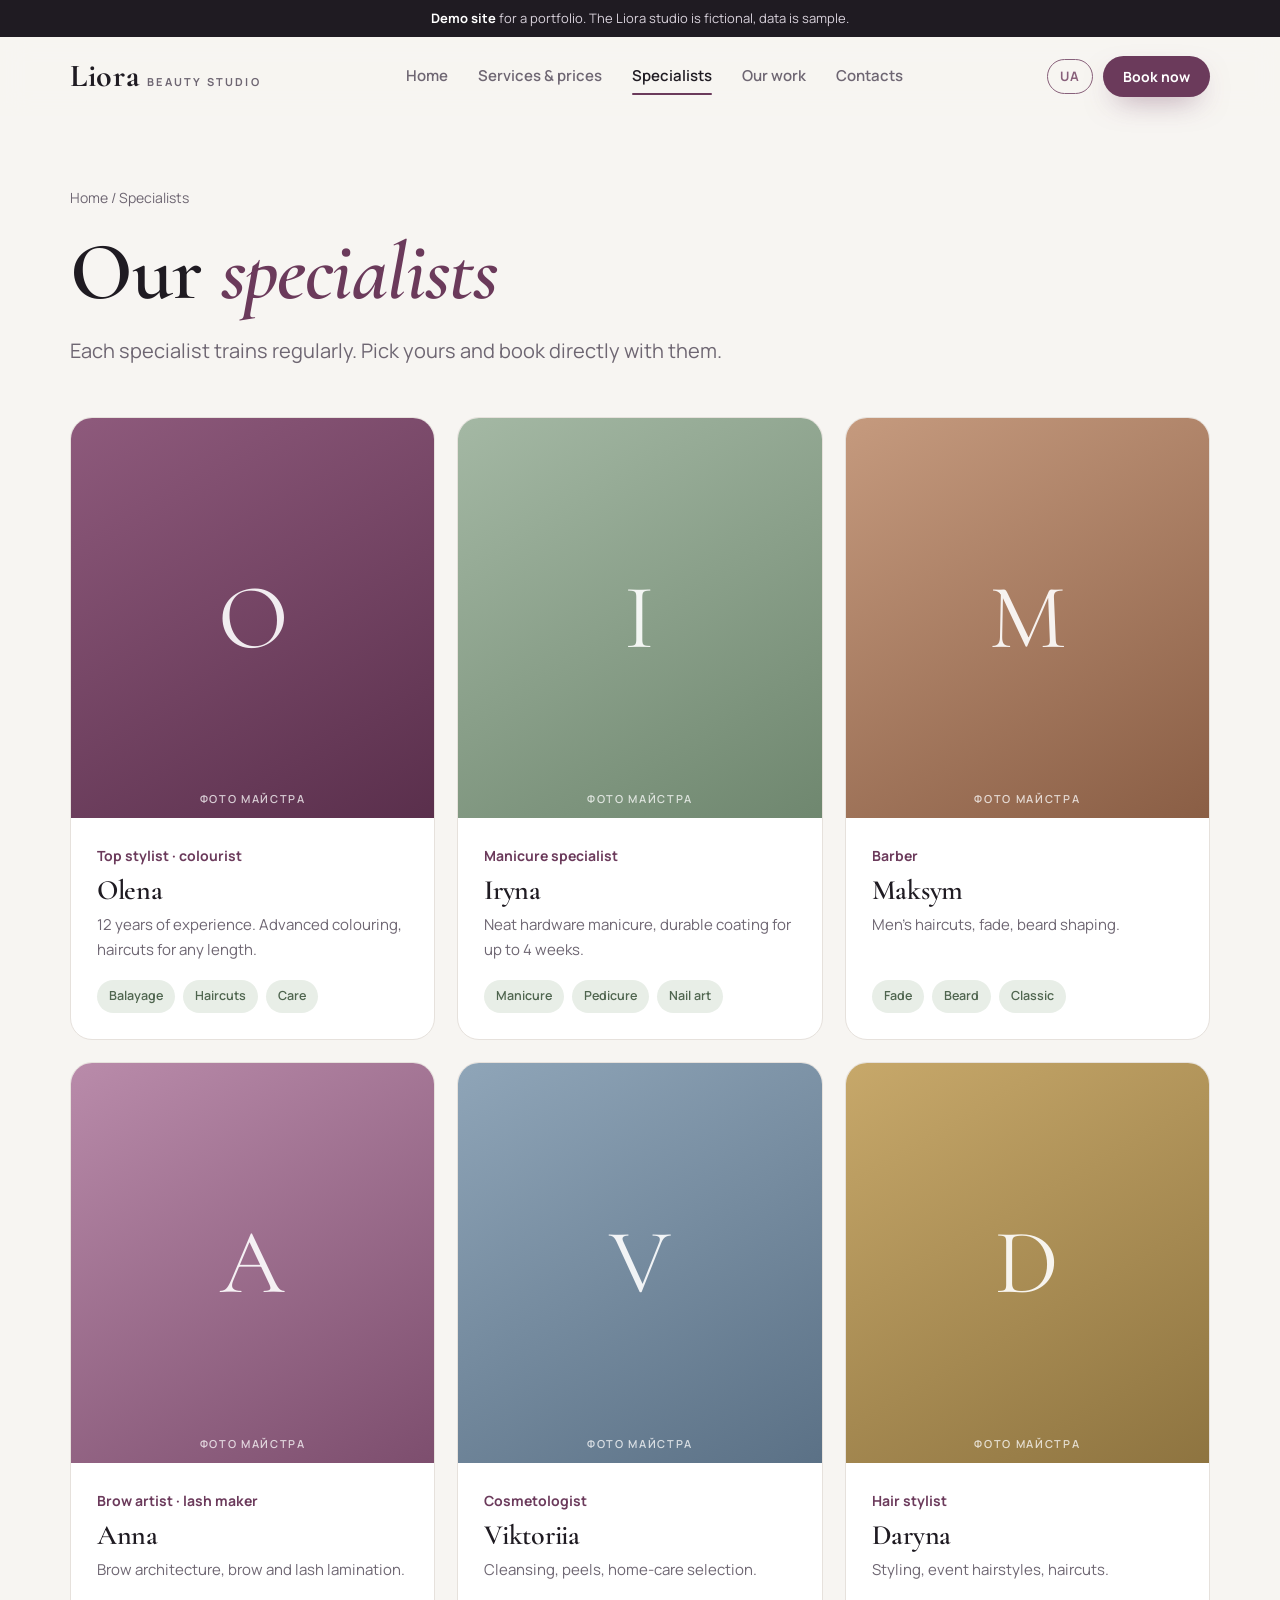
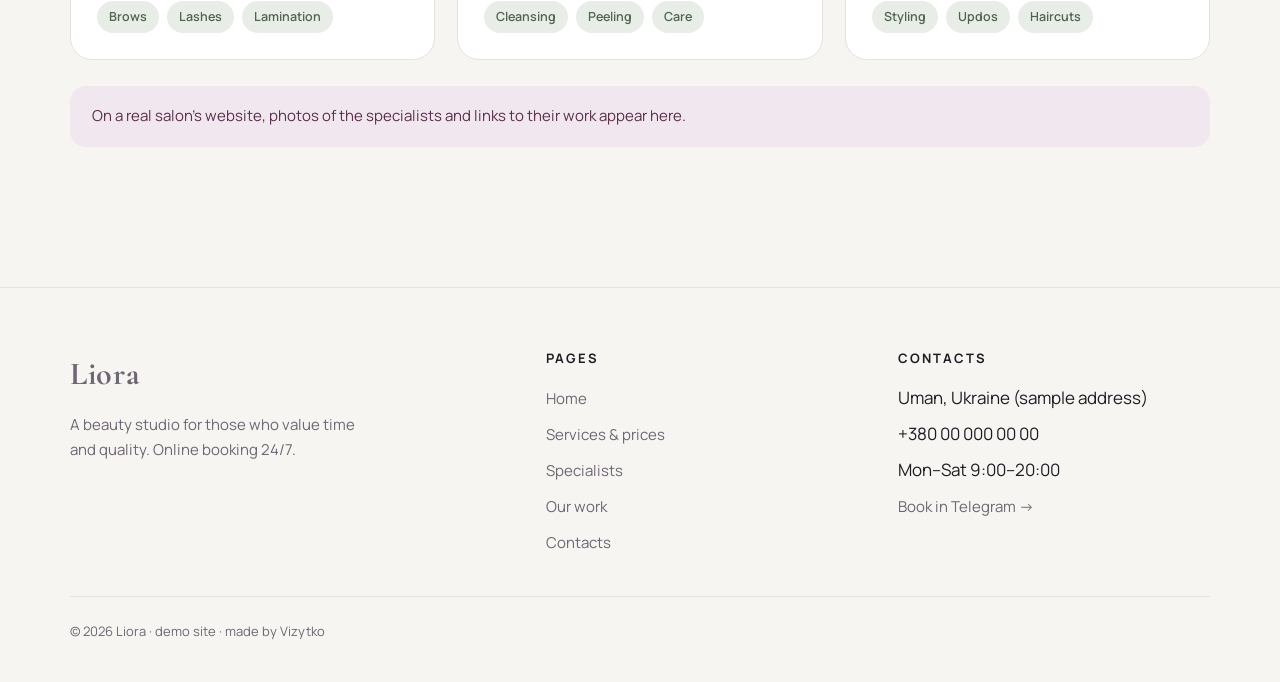
<file: en/masters.html>
<!doctype html>
<html lang="en">
<head>
<meta charset="utf-8">
<meta name="viewport" content="width=device-width, initial-scale=1, viewport-fit=cover">
<title>Specialists — Liora (demo)</title>
<meta name="description" content="The team of the Liora beauty studio.">
<link rel="preconnect" href="https://fonts.googleapis.com"><link rel="preconnect" href="https://fonts.gstatic.com" crossorigin>
<link href="https://fonts.googleapis.com/css2?family=Cormorant+Garamond:ital,wght@0,500;0,600;0,700;1,500;1,600&family=Manrope:wght@400;500;600;700&display=swap" rel="stylesheet">
<link rel="stylesheet" href="../assets/style.css">
</head>
<body>
<div id="site-header"></div>

<section class="page-hero">
  <div class="wrap">
    <div class="crumbs"><a href="index.html">Home</a> / Specialists</div>
    <h1>Our <em>specialists</em></h1>
    <p class="lead">Each specialist trains regularly. Pick yours and book directly with them.</p>
  </div>
</section>

<section style="padding-top:20px">
  <div class="wrap">
    <div class="grid g3">
      <div class="master reveal"><div class="pic" style="background:linear-gradient(150deg,#8E5A7C,#5A2F4C)">O</div><div class="body"><span class="role">Top stylist · colourist</span><h3>Olena</h3><p>12 years of experience. Advanced colouring, haircuts for any length.</p><div class="chips"><span>Balayage</span><span>Haircuts</span><span>Care</span></div></div></div>
      <div class="master reveal"><div class="pic" style="background:linear-gradient(150deg,#A4B8A4,#6F876F)">I</div><div class="body"><span class="role">Manicure specialist</span><h3>Iryna</h3><p>Neat hardware manicure, durable coating for up to 4 weeks.</p><div class="chips"><span>Manicure</span><span>Pedicure</span><span>Nail art</span></div></div></div>
      <div class="master reveal"><div class="pic" style="background:linear-gradient(150deg,#C59A7E,#8A5E45)">M</div><div class="body"><span class="role">Barber</span><h3>Maksym</h3><p>Men's haircuts, fade, beard shaping.</p><div class="chips"><span>Fade</span><span>Beard</span><span>Classic</span></div></div></div>
      <div class="master reveal"><div class="pic" style="background:linear-gradient(150deg,#B98BAA,#7D4E6E)">A</div><div class="body"><span class="role">Brow artist · lash maker</span><h3>Anna</h3><p>Brow architecture, brow and lash lamination.</p><div class="chips"><span>Brows</span><span>Lashes</span><span>Lamination</span></div></div></div>
      <div class="master reveal"><div class="pic" style="background:linear-gradient(150deg,#8FA5B8,#5B7186)">V</div><div class="body"><span class="role">Cosmetologist</span><h3>Viktoriia</h3><p>Cleansing, peels, home-care selection.</p><div class="chips"><span>Cleansing</span><span>Peeling</span><span>Care</span></div></div></div>
      <div class="master reveal"><div class="pic" style="background:linear-gradient(150deg,#C7A86A,#8E7440)">D</div><div class="body"><span class="role">Hair stylist</span><h3>Daryna</h3><p>Styling, event hairstyles, haircuts.</p><div class="chips"><span>Styling</span><span>Updos</span><span>Haircuts</span></div></div></div>
    </div>
    <p class="note">On a real salon's website, photos of the specialists and links to their work appear here.</p>
  </div>
</section>

<div id="site-footer"></div>
<script src="../assets/main.js"></script>
</body>
</html>
</file>
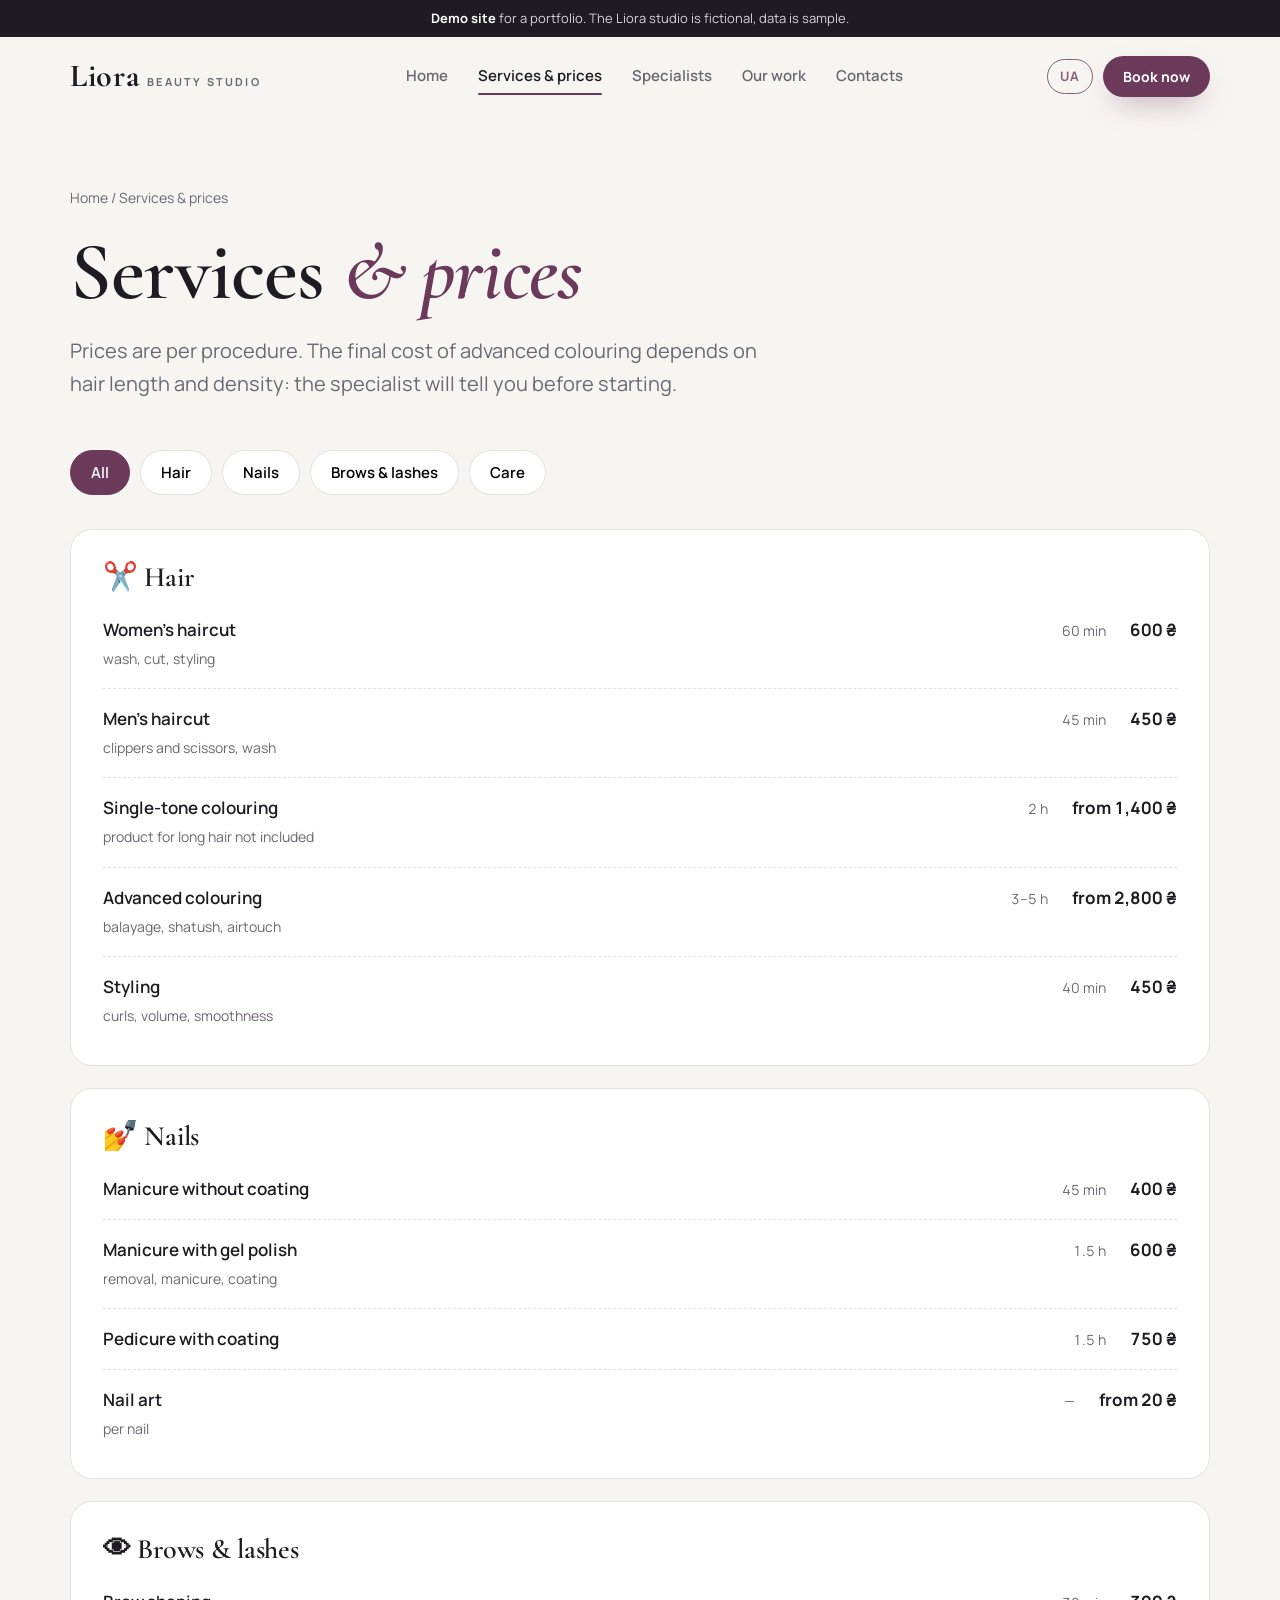
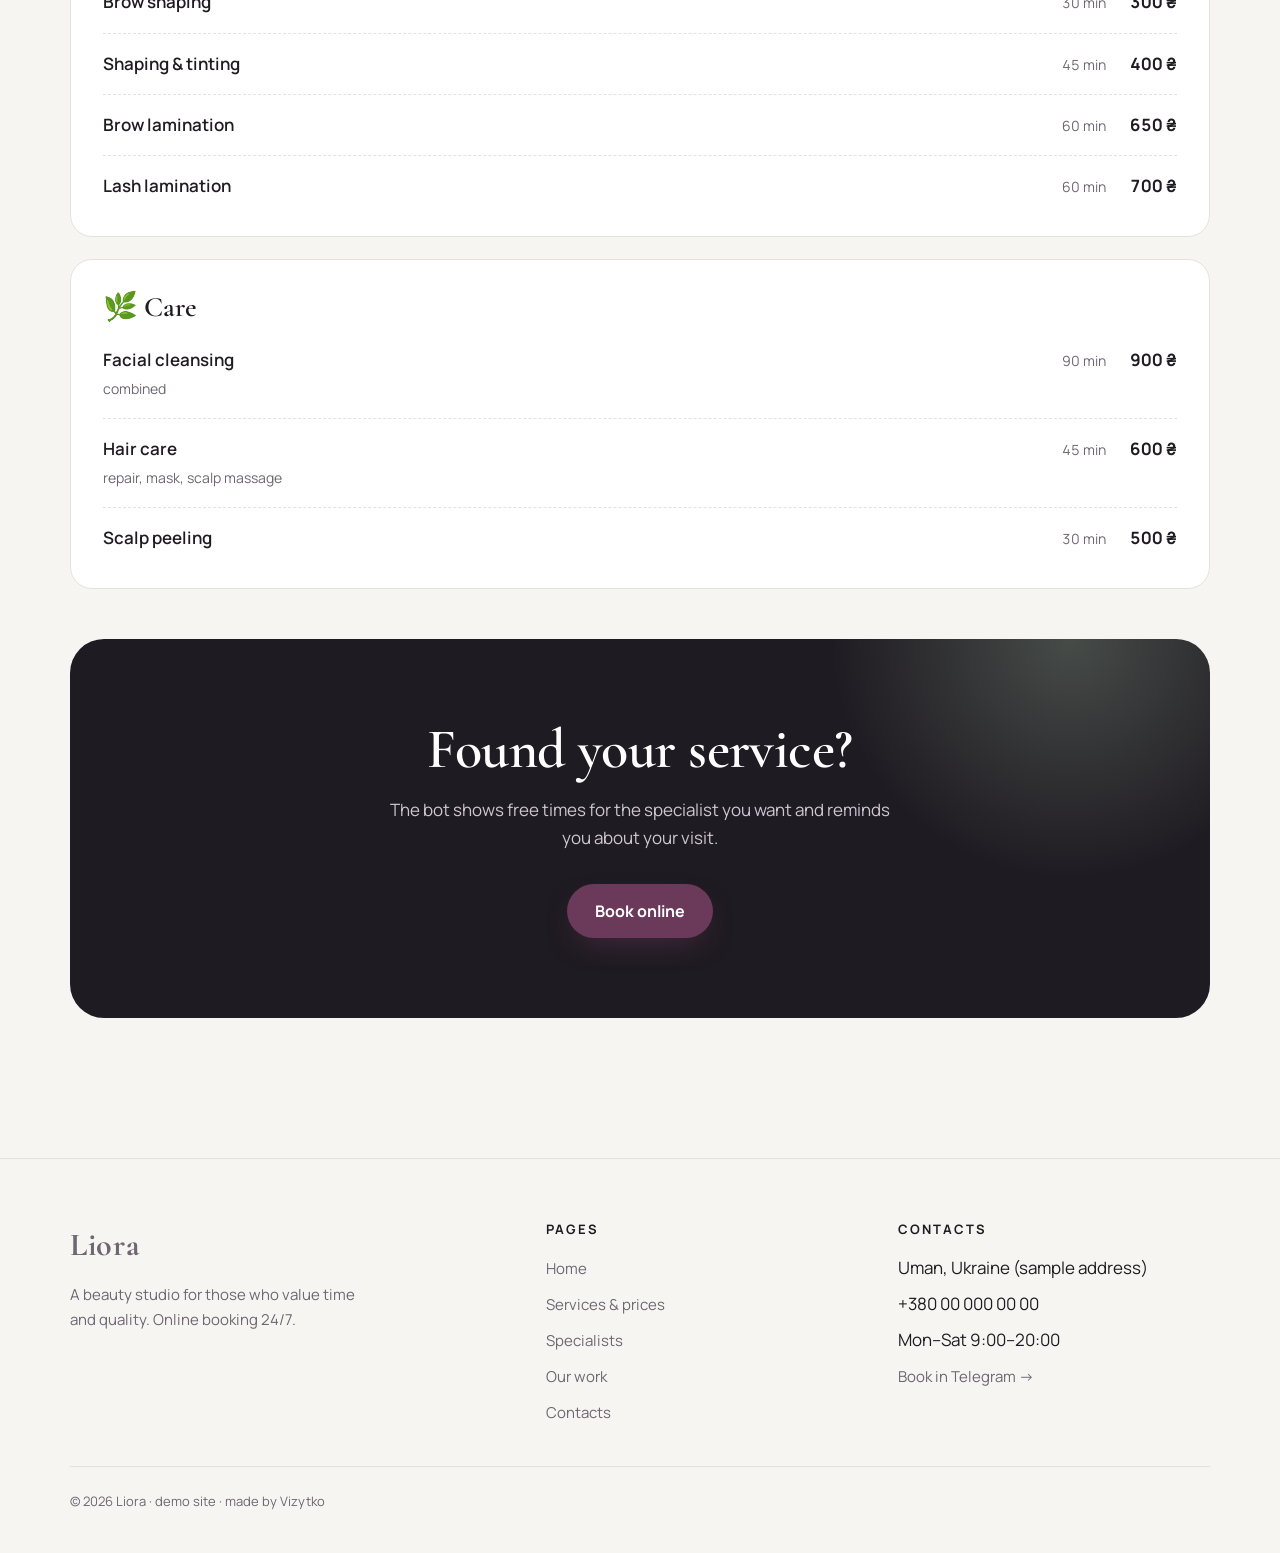
<file: en/services.html>
<!doctype html>
<html lang="en">
<head>
<meta charset="utf-8">
<meta name="viewport" content="width=device-width, initial-scale=1, viewport-fit=cover">
<title>Services &amp; prices — Liora (demo)</title>
<meta name="description" content="Price list of the Liora beauty studio: hair, nails, brows and lashes, care.">
<link rel="preconnect" href="https://fonts.googleapis.com"><link rel="preconnect" href="https://fonts.gstatic.com" crossorigin>
<link href="https://fonts.googleapis.com/css2?family=Cormorant+Garamond:ital,wght@0,500;0,600;0,700;1,500;1,600&family=Manrope:wght@400;500;600;700&display=swap" rel="stylesheet">
<link rel="stylesheet" href="../assets/style.css">
</head>
<body>
<div id="site-header"></div>

<section class="page-hero">
  <div class="wrap">
    <div class="crumbs"><a href="index.html">Home</a> / Services &amp; prices</div>
    <h1>Services <em>&amp; prices</em></h1>
    <p class="lead">Prices are per procedure. The final cost of advanced colouring depends on hair length and density: the specialist will tell you before starting.</p>
  </div>
</section>

<section style="padding-top:20px">
  <div class="wrap">
    <div class="tabs" role="group" aria-label="Service categories">
      <button class="tab on" data-tab="all">All</button>
      <button class="tab" data-tab="hair">Hair</button>
      <button class="tab" data-tab="nails">Nails</button>
      <button class="tab" data-tab="brows">Brows &amp; lashes</button>
      <button class="tab" data-tab="care">Care</button>
    </div>

    <div class="price-group" data-cat="hair">
      <h3>✂️ Hair</h3>
      <div class="row"><div class="t"><b>Women's haircut</b><small>wash, cut, styling</small></div><span class="dur">60 min</span><span class="pr">600 ₴</span></div>
      <div class="row"><div class="t"><b>Men's haircut</b><small>clippers and scissors, wash</small></div><span class="dur">45 min</span><span class="pr">450 ₴</span></div>
      <div class="row"><div class="t"><b>Single-tone colouring</b><small>product for long hair not included</small></div><span class="dur">2 h</span><span class="pr">from 1,400 ₴</span></div>
      <div class="row"><div class="t"><b>Advanced colouring</b><small>balayage, shatush, airtouch</small></div><span class="dur">3–5 h</span><span class="pr">from 2,800 ₴</span></div>
      <div class="row"><div class="t"><b>Styling</b><small>curls, volume, smoothness</small></div><span class="dur">40 min</span><span class="pr">450 ₴</span></div>
    </div>

    <div class="price-group" data-cat="nails">
      <h3>💅 Nails</h3>
      <div class="row"><div class="t"><b>Manicure without coating</b></div><span class="dur">45 min</span><span class="pr">400 ₴</span></div>
      <div class="row"><div class="t"><b>Manicure with gel polish</b><small>removal, manicure, coating</small></div><span class="dur">1.5 h</span><span class="pr">600 ₴</span></div>
      <div class="row"><div class="t"><b>Pedicure with coating</b></div><span class="dur">1.5 h</span><span class="pr">750 ₴</span></div>
      <div class="row"><div class="t"><b>Nail art</b><small>per nail</small></div><span class="dur">—</span><span class="pr">from 20 ₴</span></div>
    </div>

    <div class="price-group" data-cat="brows">
      <h3>👁 Brows &amp; lashes</h3>
      <div class="row"><div class="t"><b>Brow shaping</b></div><span class="dur">30 min</span><span class="pr">300 ₴</span></div>
      <div class="row"><div class="t"><b>Shaping &amp; tinting</b></div><span class="dur">45 min</span><span class="pr">400 ₴</span></div>
      <div class="row"><div class="t"><b>Brow lamination</b></div><span class="dur">60 min</span><span class="pr">650 ₴</span></div>
      <div class="row"><div class="t"><b>Lash lamination</b></div><span class="dur">60 min</span><span class="pr">700 ₴</span></div>
    </div>

    <div class="price-group" data-cat="care">
      <h3>🌿 Care</h3>
      <div class="row"><div class="t"><b>Facial cleansing</b><small>combined</small></div><span class="dur">90 min</span><span class="pr">900 ₴</span></div>
      <div class="row"><div class="t"><b>Hair care</b><small>repair, mask, scalp massage</small></div><span class="dur">45 min</span><span class="pr">600 ₴</span></div>
      <div class="row"><div class="t"><b>Scalp peeling</b></div><span class="dur">30 min</span><span class="pr">500 ₴</span></div>
    </div>

    <div class="cta reveal" style="margin-top:50px">
      <h2>Found your service?</h2>
      <p>The bot shows free times for the specialist you want and reminds you about your visit.</p>
      <div class="hero-cta"><a class="btn btn-primary" href="https://t.me/vizytko_bot" target="_blank" rel="noopener">Book online</a></div>
    </div>
  </div>
</section>

<div id="site-footer"></div>
<script src="../assets/main.js"></script>
</body>
</html>
</file>
<file: assets/style.css>
/* Liora — демо-сайт студії краси. Світла палітра: теплий папір, глибока слива, шавлія. */
:root {
  --bg: #F7F5F2;
  --paper: #FFFFFF;
  --ink: #1F1B22;
  --muted: #6E6672;
  --line: #E6E1DC;
  --plum: #6B3A5B;
  --plum-soft: #F1E7EE;
  --sage: #8FA58F;
  --sage-soft: #E8EEE7;
  --display: "Cormorant Garamond", Georgia, serif;
  --body: "Manrope", "Segoe UI", system-ui, sans-serif;
  --radius: 22px;
}
* { box-sizing: border-box; margin: 0; padding: 0 }
html { scroll-behavior: smooth; -webkit-text-size-adjust: 100% }
html, body { overflow-x: clip }
body { background: var(--bg); color: var(--ink); font-family: var(--body); font-size: 17px; line-height: 1.65; -webkit-font-smoothing: antialiased }
a { color: inherit; text-decoration: none }
img { max-width: 100%; display: block }
.wrap { width: 100%; max-width: 1180px; margin: 0 auto; padding-left: max(20px, env(safe-area-inset-left)); padding-right: max(20px, env(safe-area-inset-right)) }
h1, h2, h3 { font-family: var(--display); font-weight: 600; line-height: 1.08; letter-spacing: -.01em; text-wrap: balance }
h1 { font-size: clamp(44px, 6.4vw, 84px) }
h2 { font-size: clamp(34px, 4.4vw, 56px) }
h3 { font-size: 28px }
em { font-style: italic; color: var(--plum) }
.eyebrow { font-size: 13px; font-weight: 700; letter-spacing: .18em; text-transform: uppercase; color: var(--plum) }
.lead { color: var(--muted); font-size: clamp(17px, 1.6vw, 20px); max-width: 58ch }
section { padding: 100px 0 }
.head { display: flex; flex-direction: column; gap: 16px; margin-bottom: 52px; max-width: 760px }

/* демо-смуга */
.demo-bar { background: var(--ink); color: #D9D2DC; font-size: 13px; text-align: center; padding: 8px 16px }
.demo-bar b { color: #fff }

/* шапка */
header { position: sticky; top: 0; z-index: 40; background: rgba(247,245,242,.86); backdrop-filter: blur(14px); -webkit-backdrop-filter: blur(14px); border-bottom: 1px solid transparent; transition: border-color .3s }
header.scrolled { border-color: var(--line) }
header .wrap { display: flex; align-items: center; justify-content: space-between; height: 78px; gap: 20px }
.logo { font-family: var(--display); font-size: 32px; font-weight: 700; letter-spacing: .02em }
.logo span { font-family: var(--body); font-size: 11px; font-weight: 700; letter-spacing: .2em; text-transform: uppercase; color: var(--muted); margin-left: 8px }
nav.main { display: flex; gap: 30px; font-size: 15px; font-weight: 600 }
nav.main a { position: relative; color: var(--muted); transition: color .2s }
nav.main a:hover, nav.main a.active { color: var(--ink) }
nav.main a.active::after { content: ""; position: absolute; left: 0; right: 0; bottom: -6px; height: 2px; background: var(--plum); border-radius: 2px }
.burger { display: none; width: 44px; height: 44px; border: 1px solid var(--line); border-radius: 12px; background: var(--paper); cursor: pointer; align-items: center; justify-content: center }
.burger span, .burger span::before, .burger span::after { display: block; width: 18px; height: 2px; background: var(--ink); position: relative; transition: transform .3s }
.burger span::before, .burger span::after { content: ""; position: absolute; left: 0 }
.burger span::before { top: -6px } .burger span::after { top: 6px }

/* кнопки */
.btn { display: inline-flex; align-items: center; justify-content: center; gap: 10px; font: 700 16px var(--body); padding: 16px 28px; border-radius: 999px; border: 0; cursor: pointer; transition: transform .2s, background .3s, box-shadow .3s; white-space: nowrap }
.btn-primary { background: var(--plum); color: #fff; box-shadow: 0 12px 30px -12px rgba(107,58,91,.6) }
.btn-primary:hover { background: #5A2F4C; transform: translateY(-2px) }
.btn-ghost { background: transparent; border: 1.5px solid var(--ink); color: var(--ink) }
.btn-ghost:hover { background: var(--ink); color: #fff }
.btn-sm { padding: 11px 20px; font-size: 14px }
.btn:focus-visible, a:focus-visible, button:focus-visible, input:focus-visible, select:focus-visible, textarea:focus-visible { outline: 2px solid var(--plum); outline-offset: 3px }

/* герой */
.hero { padding: 70px 0 90px }
.hero .wrap { display: grid; grid-template-columns: minmax(0,1.1fr) minmax(0,.9fr); gap: 60px; align-items: center }
.hero-copy { display: flex; flex-direction: column; gap: 26px }
.hero-cta { display: flex; flex-wrap: wrap; gap: 14px }
.hero-facts { display: flex; flex-wrap: wrap; gap: 34px; padding-top: 10px }
.hero-facts div { display: flex; flex-direction: column }
.hero-facts b { font-family: var(--display); font-size: 40px; font-weight: 600; line-height: 1 }
.hero-facts span { font-size: 14px; color: var(--muted) }
.hero-art { position: relative; aspect-ratio: 4/5; max-width: 100% }
.arch { position: absolute; inset: 0; border-radius: 280px 280px 28px 28px; overflow: hidden;
  background: radial-gradient(circle at 30% 25%, #C9A7BC 0, transparent 45%), radial-gradient(circle at 75% 70%, #9FB59F 0, transparent 50%), linear-gradient(160deg, #EADFE6, #D8CFC6) }
.arch::after { content: ""; position: absolute; inset: 0; background: repeating-linear-gradient(115deg, rgba(255,255,255,.08) 0 2px, transparent 2px 22px) }
.arch .ring { position: absolute; width: 62%; aspect-ratio: 1; border-radius: 50%; border: 1.5px solid rgba(255,255,255,.7); left: 19%; top: 18%; animation: breathe 7s ease-in-out infinite }
.arch .ring.r2 { width: 40%; left: 30%; top: 29%; animation-delay: -3s }
@keyframes breathe { 0%,100% { transform: scale(1); opacity: .9 } 50% { transform: scale(1.06); opacity: .5 } }
.float-card { position: absolute; background: var(--paper); border-radius: 18px; padding: 16px 18px; box-shadow: 0 24px 50px -20px rgba(31,27,34,.35); display: flex; gap: 12px; align-items: center; font-size: 14px; animation: float 6s ease-in-out infinite }
.float-card .dot { width: 40px; height: 40px; border-radius: 12px; display: grid; place-items: center; font-size: 20px; background: var(--plum-soft) }
.float-card b { display: block; font-size: 15px }
.float-card small { color: var(--muted) }
.fc1 { left: -30px; top: 16% } .fc2 { right: -24px; bottom: 14%; animation-delay: -3s }
@keyframes float { 0%,100% { translate: 0 0 } 50% { translate: 0 -10px } }

/* стрічка послуг */
.ribbon { background: var(--ink); color: #EDE6EE; overflow: hidden; padding: 20px 0 }
.ribbon-track { display: flex; gap: 48px; width: max-content; animation: scroll 40s linear infinite }
.ribbon-track span { font-family: var(--display); font-size: 26px; font-style: italic; white-space: nowrap; display: flex; align-items: center; gap: 48px }
.ribbon-track span::after { content: "✦"; font-style: normal; font-size: 14px; color: var(--sage) }
@keyframes scroll { to { transform: translateX(-50%) } }

/* картки */
.grid { display: grid; gap: 22px }
.g3 { grid-template-columns: repeat(3, minmax(0,1fr)) }
.g4 { grid-template-columns: repeat(4, minmax(0,1fr)) }
.g2 { grid-template-columns: repeat(2, minmax(0,1fr)) }
.card { background: var(--paper); border: 1px solid var(--line); border-radius: var(--radius); padding: 32px; display: flex; flex-direction: column; gap: 12px; transition: transform .3s, box-shadow .3s; min-width: 0 }
.card:hover { transform: translateY(-4px); box-shadow: 0 24px 50px -30px rgba(31,27,34,.35) }
.card .ico { width: 54px; height: 54px; border-radius: 16px; background: var(--plum-soft); display: grid; place-items: center; font-size: 26px }
.card p { color: var(--muted); font-size: 15.5px }
.card .from { margin-top: auto; padding-top: 10px; font-weight: 700; color: var(--plum) }

/* чому ми */
.why { background: var(--sage-soft) }
.why-list { display: grid; grid-template-columns: repeat(2, minmax(0,1fr)); gap: 30px 60px }
.why-item { display: flex; gap: 18px }
.why-item .n { font-family: var(--display); font-size: 46px; font-weight: 600; color: var(--sage); line-height: 1; min-width: 56px }
.why-item h3 { font-size: 24px; margin-bottom: 6px }
.why-item p { color: var(--muted); font-size: 15.5px }

/* відгуки */
.quote { background: var(--paper); border-radius: var(--radius); padding: 34px; border: 1px solid var(--line); display: flex; flex-direction: column; gap: 18px; min-width: 0 }
.quote p { font-family: var(--display); font-size: 23px; line-height: 1.35; font-style: italic }
.quote .who { display: flex; align-items: center; gap: 12px; font-size: 14px; color: var(--muted) }
.avatar { width: 44px; height: 44px; border-radius: 50%; display: grid; place-items: center; font-weight: 700; color: #fff; background: var(--plum); flex: none }
.stars { color: #C79A3B; letter-spacing: 2px }

/* CTA */
.cta { background: var(--ink); color: #fff; border-radius: 34px; padding: 80px 40px; text-align: center; position: relative; overflow: hidden }
.cta::before { content: ""; position: absolute; width: 520px; height: 520px; border-radius: 50%; background: radial-gradient(circle, rgba(143,165,143,.35), transparent 65%); top: -260px; right: -120px }
.cta h2 { max-width: 16ch; margin: 0 auto 16px; position: relative }
.cta p { color: #CFC6D2; max-width: 50ch; margin: 0 auto 32px; position: relative }
.cta .btn-ghost { border-color: #fff; color: #fff }
.cta .btn-ghost:hover { background: #fff; color: var(--ink) }
.cta .hero-cta { justify-content: center; position: relative }

/* сторінка-шапка */
.page-hero { padding: 70px 0 30px }
.page-hero .wrap { display: flex; flex-direction: column; gap: 18px }
.crumbs { font-size: 14px; color: var(--muted) }
.crumbs a:hover { color: var(--plum) }

/* прайс */
.tabs { display: flex; flex-wrap: wrap; gap: 10px; margin-bottom: 34px }
.tab { font: 600 15px var(--body); padding: 11px 20px; border-radius: 999px; border: 1.5px solid var(--line); background: var(--paper); cursor: pointer; transition: all .2s }
.tab:hover { border-color: var(--plum) }
.tab.on { background: var(--plum); border-color: var(--plum); color: #fff }
.price-group { background: var(--paper); border: 1px solid var(--line); border-radius: var(--radius); padding: 10px 32px 20px; margin-bottom: 22px }
.price-group h3 { padding: 22px 0 8px }
.row { display: grid; grid-template-columns: minmax(0,1fr) auto auto; gap: 24px; align-items: baseline; padding: 16px 0; border-bottom: 1px dashed var(--line) }
.row:last-child { border-bottom: 0 }
.row .t { min-width: 0 } .row .t b { display: block; font-weight: 600 } .row .t small { color: var(--muted); font-size: 14px }
.row .dur { color: var(--muted); font-size: 14px; white-space: nowrap; font-variant-numeric: tabular-nums }
.row .pr { font-weight: 700; white-space: nowrap; font-variant-numeric: tabular-nums }

/* майстри */
.master { background: var(--paper); border: 1px solid var(--line); border-radius: var(--radius); overflow: hidden; display: flex; flex-direction: column; min-width: 0 }
.master .pic { aspect-ratio: 4/4.4; display: grid; place-items: center; font-family: var(--display); font-size: 92px; color: rgba(255,255,255,.9); position: relative }
.master .pic::after { content: "фото майстра"; position: absolute; bottom: 12px; left: 0; right: 0; text-align: center; font: 600 11px var(--body); letter-spacing: .15em; text-transform: uppercase; color: rgba(255,255,255,.75) }
.master .body { padding: 26px; display: flex; flex-direction: column; gap: 8px; flex: 1 }
.master .role { color: var(--plum); font-weight: 700; font-size: 14px }
.master p { color: var(--muted); font-size: 15px }
.chips { display: flex; flex-wrap: wrap; gap: 8px; margin-top: auto; padding-top: 10px }
.chips span { font-size: 12.5px; font-weight: 600; padding: 6px 12px; border-radius: 999px; background: var(--sage-soft); color: #4F654F }

/* галерея */
.gallery { columns: 3; column-gap: 18px }
.shot { break-inside: avoid; margin-bottom: 18px; border-radius: 20px; position: relative; overflow: hidden; display: flex; align-items: flex-end; padding: 18px; color: #fff; font-weight: 700; font-size: 15px; transition: transform .4s }
.shot:hover { transform: scale(1.015) }
.shot::before { content: ""; position: absolute; inset: 0; background: repeating-linear-gradient(135deg, rgba(255,255,255,.07) 0 2px, transparent 2px 18px) }
.shot span { position: relative; background: rgba(31,27,34,.35); padding: 6px 12px; border-radius: 999px; backdrop-filter: blur(6px) }
.note { margin-top: 26px; padding: 18px 22px; border-radius: 16px; background: var(--plum-soft); color: #5A2F4C; font-size: 15px }

/* контакти */
.contact { display: grid; grid-template-columns: minmax(0,1fr) minmax(0,1fr); gap: 40px; align-items: start }
.info { display: flex; flex-direction: column; gap: 18px }
.info-item { display: flex; gap: 16px; padding: 22px; background: var(--paper); border: 1px solid var(--line); border-radius: 18px }
.info-item .ico { font-size: 24px }
.info-item b { display: block } .info-item span { color: var(--muted); font-size: 15px }
.hours { width: 100%; font-variant-numeric: tabular-nums; font-size: 15px }
.hours td { padding: 4px 0 } .hours td:last-child { text-align: right; color: var(--muted) }
form.book { background: var(--paper); border: 1px solid var(--line); border-radius: var(--radius); padding: 34px; display: flex; flex-direction: column; gap: 18px }
.field { display: flex; flex-direction: column; gap: 8px; min-width: 0 }
.field label { font-size: 14px; font-weight: 700 }
.field input, .field select, .field textarea { font: 16px var(--body); padding: 14px 16px; border: 1.5px solid var(--line); border-radius: 14px; background: var(--bg); color: var(--ink); width: 100% }
.field textarea { resize: vertical; min-height: 96px }
.field input:invalid:not(:placeholder-shown) { border-color: #C9706A }
.two { display: grid; grid-template-columns: minmax(0,1fr) minmax(0,1fr); gap: 16px }
.form-ok { display: none; padding: 18px; border-radius: 14px; background: var(--sage-soft); color: #3E553E; font-size: 15px }
.form-ok.show { display: block }
.form-ok.err { background: #FBE9E7; color: #8A2C25 }
.hp { position: absolute; left: -9999px; width: 1px; height: 1px; overflow: hidden }
.map { margin-top: 18px; aspect-ratio: 16/9; border-radius: 20px; overflow: hidden; position: relative;
  background: linear-gradient(0deg, transparent 49.5%, #fff 49.5% 50.5%, transparent 50.5%) 0 0/80px 80px, linear-gradient(90deg, transparent 49.5%, #fff 49.5% 50.5%, transparent 50.5%) 0 0/80px 80px, #E3E8E1 }
.map .pin { position: absolute; left: 50%; top: 50%; transform: translate(-50%, -100%); font-size: 40px }
.map a { position: absolute; right: 14px; bottom: 14px }

/* футер */
footer { margin-top: 40px; padding: 60px 0 calc(40px + env(safe-area-inset-bottom)); border-top: 1px solid var(--line) }
footer .wrap { display: grid; grid-template-columns: 1.4fr 1fr 1fr; gap: 40px }
footer h4 { font-size: 13px; letter-spacing: .15em; text-transform: uppercase; margin-bottom: 14px }
footer p, footer a { color: var(--muted); font-size: 15px }
footer ul { list-style: none; display: flex; flex-direction: column; gap: 8px }
footer a:hover { color: var(--plum) }
.copy { grid-column: 1/-1; padding-top: 24px; border-top: 1px solid var(--line); font-size: 13px; color: var(--muted) }

/* поява при прокручуванні */
.js .reveal { opacity: 0; transform: translateY(26px); transition: opacity .8s cubic-bezier(.2,.7,.2,1), transform .8s cubic-bezier(.2,.7,.2,1) }
.js .reveal.in { opacity: 1; transform: none }

@media (max-width: 980px) {
  nav.main { position: fixed; inset: 78px 0 auto 0; flex-direction: column; gap: 0; background: var(--bg); border-bottom: 1px solid var(--line); padding: 10px 20px 20px; transform: translateY(-120%); transition: transform .35s; z-index: -1 }
  nav.main.open { transform: none }
  nav.main a { padding: 14px 0; border-bottom: 1px solid var(--line); font-size: 18px }
  nav.main a.active::after { display: none }
  .burger { display: inline-flex }
  .head-book { display: none }
  .hero .wrap, .contact { grid-template-columns: minmax(0,1fr) }
  .hero-art { max-width: 460px; justify-self: center; width: 100% }
  .g3, .g4 { grid-template-columns: repeat(2, minmax(0,1fr)) }
  .why-list { grid-template-columns: minmax(0,1fr) }
  .gallery { columns: 2 }
  footer .wrap { grid-template-columns: 1fr 1fr }
}
@media (max-width: 620px) {
  section { padding: 70px 0 }
  .g3, .g4, .g2, .two { grid-template-columns: minmax(0,1fr) }
  .gallery { columns: 1 }
  .fc1 { left: -6px } .fc2 { right: -6px }
  .price-group { padding: 6px 20px 14px }
  .row { grid-template-columns: minmax(0,1fr) auto; gap: 4px 16px }
  .row .dur { grid-column: 1; grid-row: 2 }
  .row .pr { grid-row: 1 / span 2; grid-column: 2; align-self: center }
  footer .wrap { grid-template-columns: 1fr }
  .cta { padding: 60px 22px }
}
@media (prefers-reduced-motion: reduce) {
  *, *::before, *::after { animation: none !important; transition: none !important }
  .js .reveal { opacity: 1; transform: none }
}

/* Перемикач мови UA/EN у шапці */
.lang-switch{font-weight:700;font-size:13px;letter-spacing:.06em;color:var(--plum,#5A2F4C);border:1.5px solid currentColor;border-radius:999px;padding:6px 12px;text-decoration:none;opacity:.8;transition:opacity .2s}
.lang-switch:hover{opacity:1}
</file>
